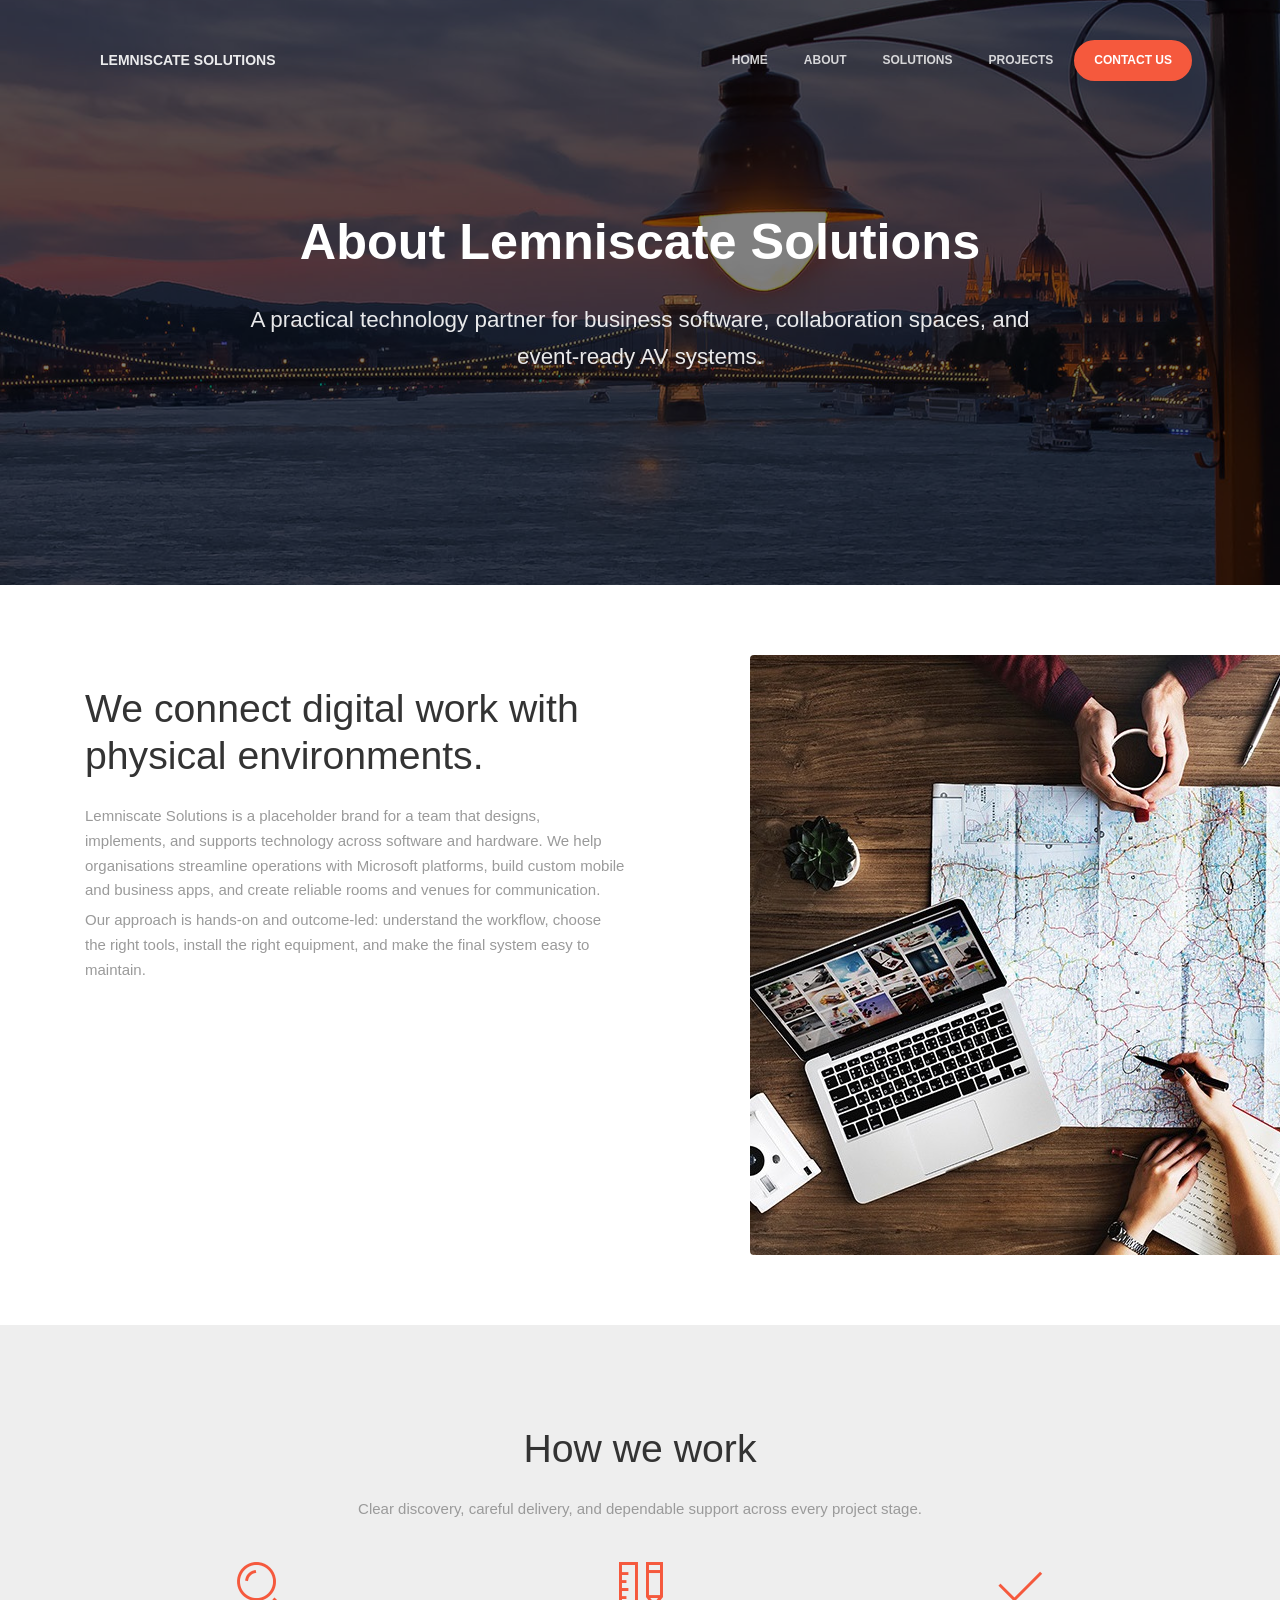
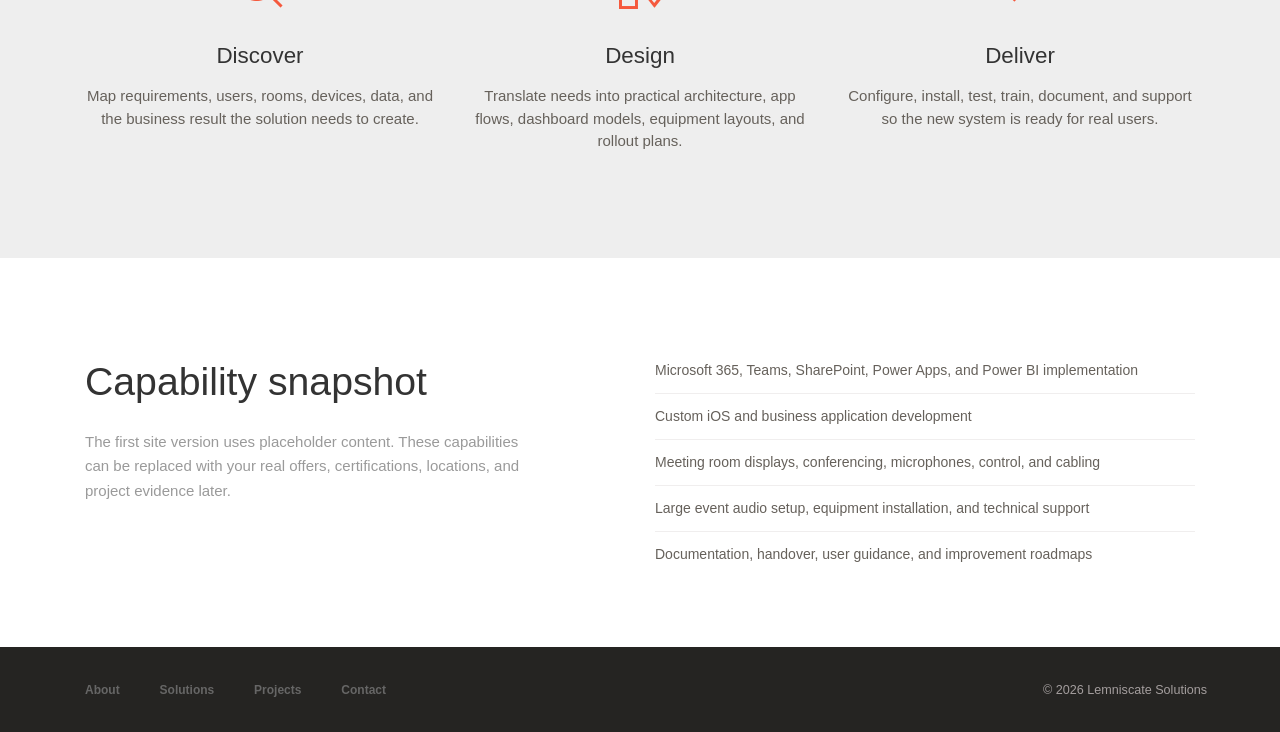
<file: about.html>
<!DOCTYPE html>
<html lang="en">
<head>
  <meta charset="utf-8" />
  <link rel="apple-touch-icon" sizes="76x76" href="./assets/img/apple-icon.png">
  <link rel="icon" type="image/png" href="./assets/img/favicon.png">
  <meta http-equiv="X-UA-Compatible" content="IE=edge,chrome=1" />
  <title>About | Lemniscate Solutions</title>
  <meta content="width=device-width, initial-scale=1.0, maximum-scale=1.0, user-scalable=0, shrink-to-fit=no" name="viewport" />
  <link href="./assets/css/bootstrap.min.css" rel="stylesheet" />
  <link href="./assets/css/paper-kit.css?v=2.3.1" rel="stylesheet" />
  <link href="./assets/css/company-site.css" rel="stylesheet" />
</head>
<body class="landing-page sidebar-collapse">
  <nav class="navbar navbar-expand-lg fixed-top nav-down navbar-transparent" color-on-scroll="250">
    <div class="container">
      <div class="navbar-translate">
        <a class="navbar-brand" href="./index.html">Lemniscate Solutions</a>
        <button class="navbar-toggler" type="button" data-toggle="collapse" data-target="#siteNavigation" aria-controls="siteNavigation" aria-expanded="false" aria-label="Toggle navigation">
          <span class="navbar-toggler-bar bar1"></span>
          <span class="navbar-toggler-bar bar2"></span>
          <span class="navbar-toggler-bar bar3"></span>
        </button>
      </div>
      <div class="collapse navbar-collapse" id="siteNavigation" data-color="orange">
        <ul class="navbar-nav ml-auto">
          <li class="nav-item"><a class="nav-link" href="./index.html">Home</a></li>
          <li class="nav-item active"><a class="nav-link" href="./about.html">About</a></li>
          <li class="nav-item"><a class="nav-link" href="./solutions.html">Solutions</a></li>
          <li class="nav-item"><a class="nav-link" href="./projects.html">Projects</a></li>
          <li class="nav-item"><a class="btn btn-round btn-danger" href="./contact.html">Contact Us</a></li>
        </ul>
      </div>
    </div>
  </nav>

  <div class="page-header page-header-small inner-page-header" style="background-image: url('./assets/img/sections/gerrit-vermeulen.jpg')">
    <div class="filter"></div>
    <div class="content-center">
      <div class="container text-center">
        <h1 class="title">About Lemniscate Solutions</h1>
        <h4 class="description">A practical technology partner for business software, collaboration spaces, and event-ready AV systems.</h4>
      </div>
    </div>
  </div>
  <div class="main">
    <div class="section">
      <div class="container">
        <div class="row">
          <div class="col-md-6">
            <h2 class="title">We connect digital work with physical environments.</h2>
            <p class="description">Lemniscate Solutions is a placeholder brand for a team that designs, implements, and supports technology across software and hardware. We help organisations streamline operations with Microsoft platforms, build custom mobile and business apps, and create reliable rooms and venues for communication.</p>
            <p class="description">Our approach is hands-on and outcome-led: understand the workflow, choose the right tools, install the right equipment, and make the final system easy to maintain.</p>
          </div>
          <div class="col-md-5 ml-auto">
            <img class="img img-raised rounded" src="./assets/img/sections/rawpixel-comm.jpg" alt="Team planning a technology solution">
          </div>
        </div>
      </div>
    </div>
    <div class="section section-gray">
      <div class="container">
        <div class="row text-center">
          <div class="col-md-8 ml-auto mr-auto">
            <h2 class="title">How we work</h2>
            <p class="description">Clear discovery, careful delivery, and dependable support across every project stage.</p>
          </div>
        </div>
        <div class="row">
          <div class="col-md-4"><div class="info"><div class="icon icon-danger"><i class="nc-icon nc-zoom-split"></i></div><h4 class="info-title">Discover</h4><p>Map requirements, users, rooms, devices, data, and the business result the solution needs to create.</p></div></div>
          <div class="col-md-4"><div class="info"><div class="icon icon-danger"><i class="nc-icon nc-ruler-pencil"></i></div><h4 class="info-title">Design</h4><p>Translate needs into practical architecture, app flows, dashboard models, equipment layouts, and rollout plans.</p></div></div>
          <div class="col-md-4"><div class="info"><div class="icon icon-danger"><i class="nc-icon nc-check-2"></i></div><h4 class="info-title">Deliver</h4><p>Configure, install, test, train, document, and support so the new system is ready for real users.</p></div></div>
        </div>
      </div>
    </div>
    <div class="section">
      <div class="container">
        <div class="row">
          <div class="col-md-5">
            <h2 class="title">Capability snapshot</h2>
            <p class="description">The first site version uses placeholder content. These capabilities can be replaced with your real offers, certifications, locations, and project evidence later.</p>
          </div>
          <div class="col-md-6 ml-auto">
            <ul class="capability-list">
              <li>Microsoft 365, Teams, SharePoint, Power Apps, and Power BI implementation</li>
              <li>Custom iOS and business application development</li>
              <li>Meeting room displays, conferencing, microphones, control, and cabling</li>
              <li>Large event audio setup, equipment installation, and technical support</li>
              <li>Documentation, handover, user guidance, and improvement roadmaps</li>
            </ul>
          </div>
        </div>
      </div>
    </div>
  </div>
  <footer class="footer footer-black">
    <div class="container">
      <div class="row">
        <nav class="footer-nav">
          <ul>
            <li><a href="./about.html">About</a></li>
            <li><a href="./solutions.html">Solutions</a></li>
            <li><a href="./projects.html">Projects</a></li>
            <li><a href="./contact.html">Contact</a></li>
          </ul>
        </nav>
        <div class="credits ml-auto">
          <span class="copyright">© <script>document.write(new Date().getFullYear())</script> Lemniscate Solutions</span>
        </div>
      </div>
    </div>
  </footer>

  <script src="./assets/js/core/jquery.min.js" type="text/javascript"></script>
  <script src="./assets/js/core/popper.min.js" type="text/javascript"></script>
  <script src="./assets/js/core/bootstrap.min.js" type="text/javascript"></script>
  <script src="./assets/js/paper-kit.min.js?v=2.3.1" type="text/javascript"></script>
</body>
</html>
<!--
=========================================================
* Paper Kit Pro - v2.3.1
=========================================================

* Product Page: https://www.creative-tim.com/product/paper-kit-2-pro
* Copyright 2020 Creative Tim (https://www.creative-tim.com)

Coded by www.creative-tim.com

 =========================================================

* The above copyright notice and this permission notice shall be included in all copies or substantial portions of the Software.
-->
</file>
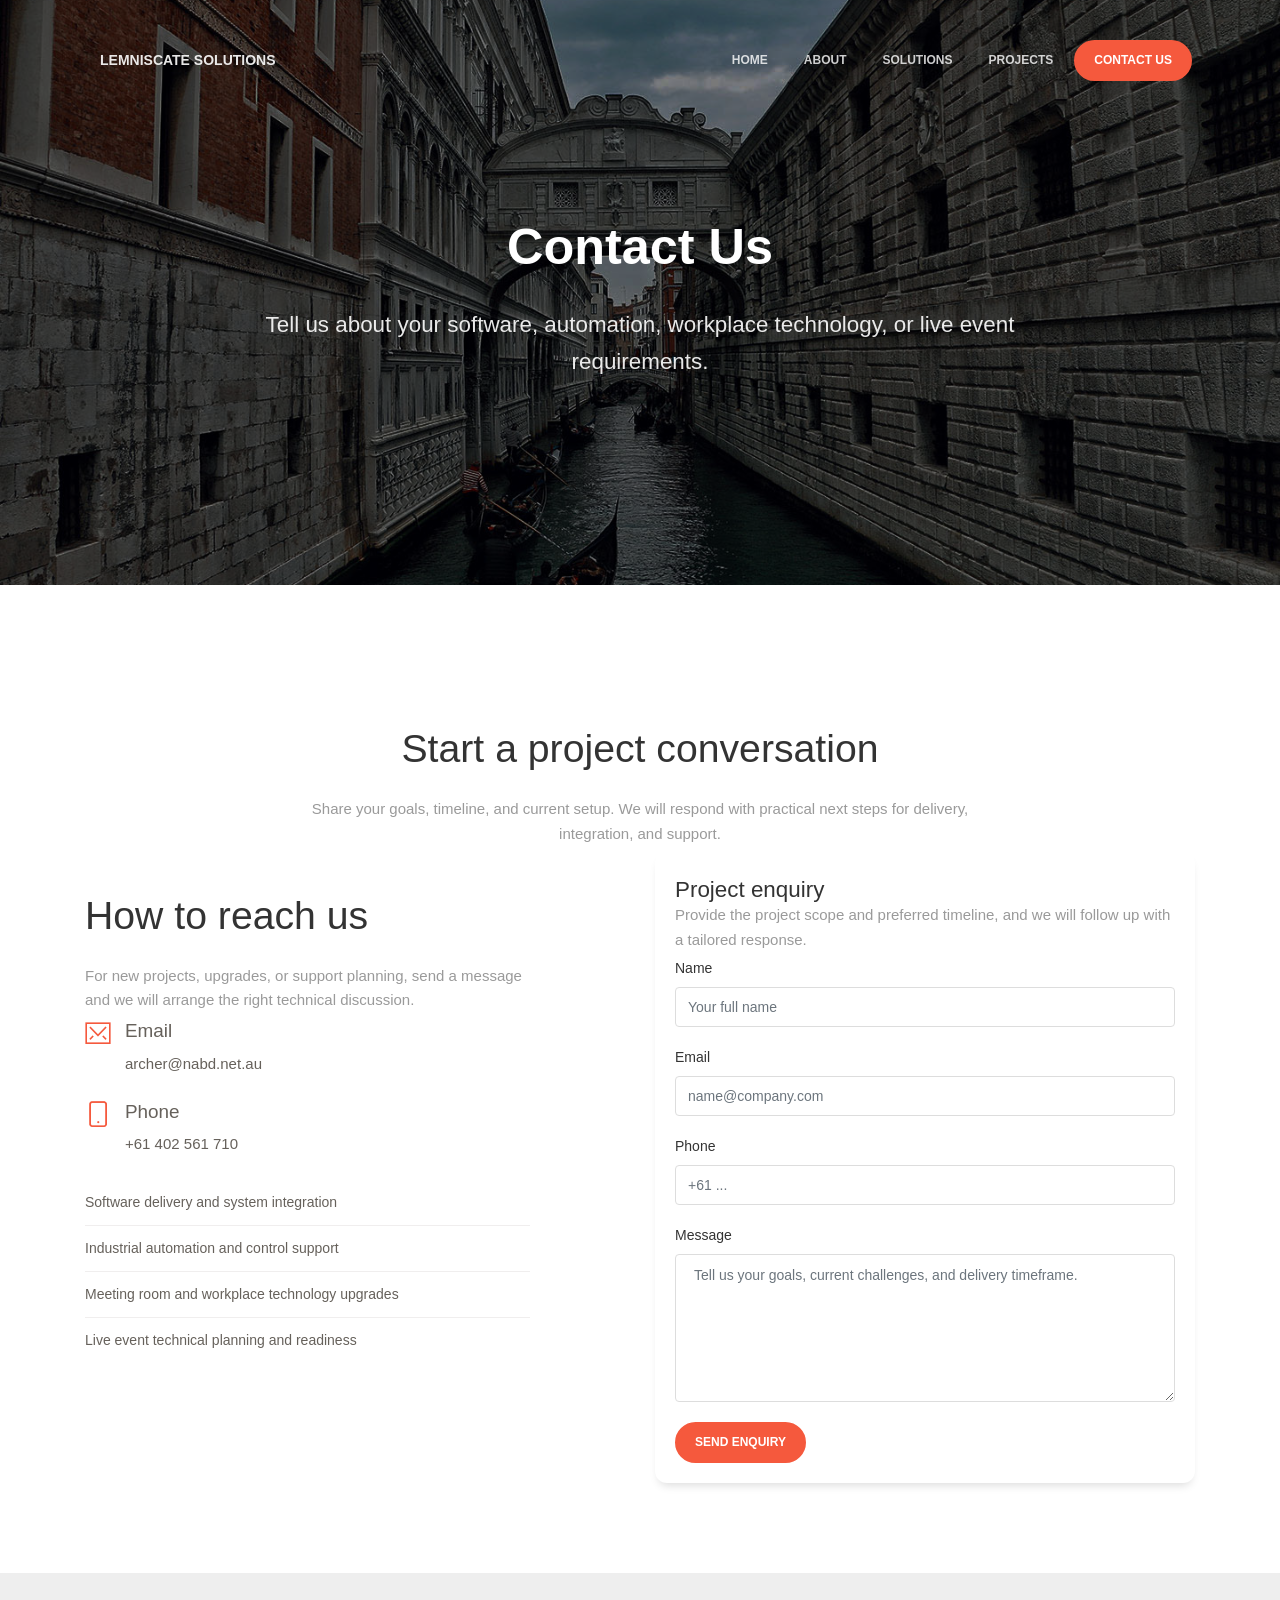
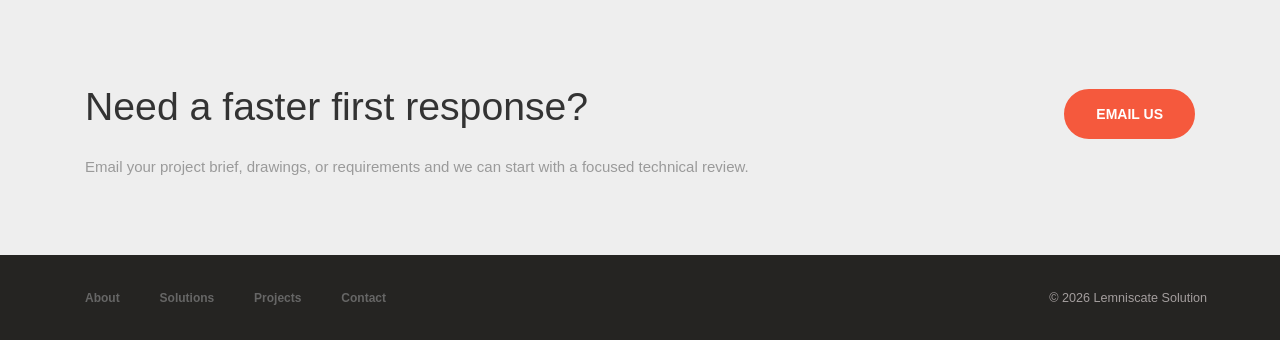
<file: contact.html>
<!DOCTYPE html>
<html lang="en">
<head>
  <meta charset="utf-8" />
  <link rel="apple-touch-icon" sizes="76x76" href="./assets/img/apple-icon.png" />
  <link rel="icon" type="image/png" href="./assets/img/favicon.png" />
  <meta http-equiv="X-UA-Compatible" content="IE=edge,chrome=1" />
  <title>Contact | Lemniscate Solution</title>
  <meta
    content="width=device-width, initial-scale=1.0, maximum-scale=1.0, user-scalable=0, shrink-to-fit=no"
    name="viewport"
  />
  <link href="./assets/css/bootstrap.min.css" rel="stylesheet" />
  <link href="./assets/css/paper-kit.css?v=2.3.1" rel="stylesheet" />
  <link href="./assets/css/company-site.css" rel="stylesheet" />
</head>
<body class="contact-page sidebar-collapse">
  <nav class="navbar navbar-expand-lg fixed-top nav-down navbar-transparent" color-on-scroll="250">
    <div class="container">
      <div class="navbar-translate">
        <a class="navbar-brand" href="./index.html">Lemniscate Solutions</a>
        <button
          class="navbar-toggler"
          type="button"
          data-toggle="collapse"
          data-target="#siteNavigation"
          aria-controls="siteNavigation"
          aria-expanded="false"
          aria-label="Toggle navigation"
        >
          <span class="navbar-toggler-bar bar1"></span>
          <span class="navbar-toggler-bar bar2"></span>
          <span class="navbar-toggler-bar bar3"></span>
        </button>
      </div>
      <div class="collapse navbar-collapse" id="siteNavigation" data-color="orange">
        <ul class="navbar-nav ml-auto">
          <li class="nav-item"><a class="nav-link" href="./index.html">Home</a></li>
          <li class="nav-item"><a class="nav-link" href="./about.html">About</a></li>
          <li class="nav-item"><a class="nav-link" href="./solutions.html">Solutions</a></li>
          <li class="nav-item"><a class="nav-link" href="./projects.html">Projects</a></li>
          <li class="nav-item active"><a class="btn btn-round btn-danger" href="./contact.html">Contact Us</a></li>
        </ul>
      </div>
    </div>
  </nav>

  <div
    class="page-header page-header-small inner-page-header"
    style="background-image: url('./assets/img/sections/soroush-karimi.jpg')"
  >
    <div class="filter"></div>
    <div class="content-center">
      <div class="container text-center">
        <h1 class="title">Contact Us</h1>
        <h4 class="description">Tell us about your software, automation, workplace technology, or live event requirements.</h4>
      </div>
    </div>
  </div>
  <div class="main">
    <div class="section section-white">
      <div class="container">
        <div class="row text-center">
          <div class="col-md-8 ml-auto mr-auto">
            <h2 class="title">Start a project conversation</h2>
            <p class="description">Share your goals, timeline, and current setup. We will respond with practical next steps for delivery, integration, and support.</p>
          </div>
        </div>
        <div class="row">
          <div class="col-md-5">
            <h2 class="title">How to reach us</h2>
            <p class="description">For new projects, upgrades, or support planning, send a message and we will arrange the right technical discussion.</p>
            <div class="contact-detail">
              <div class="icon icon-danger">
                <i class="nc-icon nc-email-85"></i>
              </div>
              <div>
                <h5>Email</h5>
                <p>archer@nabd.net.au</p>
              </div>
            </div>
            <div class="contact-detail">
              <div class="icon icon-danger">
                <i class="nc-icon nc-mobile"></i>
              </div>
              <div>
                <h5>Phone</h5>
                <p>+61 402 561 710</p>
              </div>
            </div>
            <!--div class="contact-detail">
              <div class="icon icon-danger">
                <i class="nc-icon nc-pin-3"></i>
              </div>
              <div>
                <h5>Location</h5>
                <p>Australia (on-site and remote delivery)</p>
              </div>
            </div-->
            <ul class="capability-list">
              <li>Software delivery and system integration</li>
              <li>Industrial automation and control support</li>
              <li>Meeting room and workplace technology upgrades</li>
              <li>Live event technical planning and readiness</li>
            </ul>
          </div>
          <div class="col-md-6 ml-auto">
            <div class="card card-contact no-transition">
              <div class="card-body">
                <h4 class="card-title">Project enquiry</h4>
                <p class="description">Provide the project scope and preferred timeline, and we will follow up with a tailored response.</p>
                <form class="contact" action="javascript:void(0)" method="post" id="contactForm">
                  <div class="form-group">
                    <label>Name</label>
                    <input id="contact-name" type="text" class="form-control" placeholder="Your full name" />
                  </div>
                  <div class="form-group">
                    <label>Email</label>
                    <input id="contact-email" type="email" class="form-control" placeholder="name@company.com" />
                  </div>
                  <div class="form-group">
                    <label>Phone</label>
                    <input id="contact-phone" type="tel" class="form-control" placeholder="+61 ..." />
                  </div>
                  <div class="form-group">
                    <label>Message</label>
                    <textarea id="contact-message" class="form-control" rows="6" placeholder="Tell us your goals, current challenges, and delivery timeframe."></textarea>
                  </div>
                  <button type="submit" class="btn btn-danger btn-round">Send Enquiry</button>
                </form>
              </div>
            </div>
          </div>
        </div>
      </div>
    </div>
    <div class="section section-gray">
      <div class="container">
        <div class="row align-items-center">
          <div class="col-md-8">
            <h2 class="title">Need a faster first response?</h2>
            <p class="description">Email your project brief, drawings, or requirements and we can start with a focused technical review.</p>
          </div>
          <div class="col-md-4 text-md-right">
            <a id="emailUsButton" class="btn btn-danger btn-round btn-lg" href="mailto:">Email Us</a>
          </div>
        </div>
      </div>
    </div>
  </div>
  <footer class="footer footer-black">
    <div class="container">
      <div class="row">
        <nav class="footer-nav">
          <ul>
            <li><a href="./about.html">About</a></li>
            <li><a href="./solutions.html">Solutions</a></li>
            <li><a href="./projects.html">Projects</a></li>
            <li><a href="./contact.html">Contact</a></li>
          </ul>
        </nav>
        <div class="credits ml-auto">
          <span class="copyright">© <script>document.write(new Date().getFullYear())</script> Lemniscate Solution</span>
        </div>
      </div>
    </div>
  </footer>

  <script src="./assets/js/core/jquery.min.js" type="text/javascript"></script>
  <script src="./assets/js/core/popper.min.js" type="text/javascript"></script>
  <script src="./assets/js/core/bootstrap.min.js" type="text/javascript"></script>
  <script src="./assets/js/paper-kit.min.js?v=2.3.1" type="text/javascript"></script>
  <script>
    (function () {
      function resolveContactEmail() {
        const emailRegex = /[A-Za-z0-9._%+-]+@[A-Za-z0-9.-]+\.[A-Za-z]{2,}/g;
        const textBlocks = Array.from(document.querySelectorAll('.contact-detail, .contact-detail p, .contact-detail h5, .contact-detail div')).map(function (node) {
          return node.textContent || '';
        });

        const pageEmails = textBlocks.join(' ').match(emailRegex) || [];
        const candidates = pageEmails.concat([
          'archer@nabd.net.au',
          'hello@lemniscatesolution.com'
        ]);

        return candidates.find(function (email) {
          return !!email && email.indexOf('@') > 0;
        }) || 'archer@nabd.net.au';
      }

      function openMailto(recipient, subject, body) {
        let href = 'mailto:' + recipient;
        if (subject || body) {
          href += '?';
          if (subject) href += 'subject=' + encodeURIComponent(subject);
          if (body) href += (subject ? '&' : '') + 'body=' + encodeURIComponent(body);
        }

        const mailLink = document.createElement('a');
        mailLink.href = href;
        mailLink.style.display = 'none';
        document.body.appendChild(mailLink);
        mailLink.click();
        document.body.removeChild(mailLink);
      }

      const form = document.getElementById('contactForm');
      if (form) {
        form.addEventListener('submit', function (event) {
          event.preventDefault();

          const recipient = resolveContactEmail();
          const name = document.getElementById('contact-name')?.value.trim() || 'Not provided';
          const email = document.getElementById('contact-email')?.value.trim() || 'Not provided';
          const phone = document.getElementById('contact-phone')?.value.trim() || 'Not provided';
          const message = document.getElementById('contact-message')?.value.trim() || 'No message provided';

          const body = [
            'Name: ' + name,
            'Email: ' + email,
            'Phone: ' + phone,
            '',
            'Message:',
            message
          ].join('\n');

          openMailto(recipient, 'Project Enquiry', body);
        });
      }

      const emailUsButton = document.getElementById('emailUsButton');
      if (emailUsButton) {
        const recipient = resolveContactEmail();
        emailUsButton.href = 'mailto:' + recipient;
        emailUsButton.addEventListener('click', function (event) {
          event.preventDefault();
          window.location.href = 'mailto:' + recipient;
        });
      }
    })();
  </script>
</body>
</html>
<!--
=========================================================
* Paper Kit Pro - v2.3.1
=========================================================

* Product Page: https://www.creative-tim.com/product/paper-kit-2-pro
* Copyright 2020 Creative Tim (https://www.creative-tim.com)

Coded by www.creative-tim.com

 =========================================================

* The above copyright notice and this permission notice shall be included in all copies or substantial portions of the Software.
-->
</file>
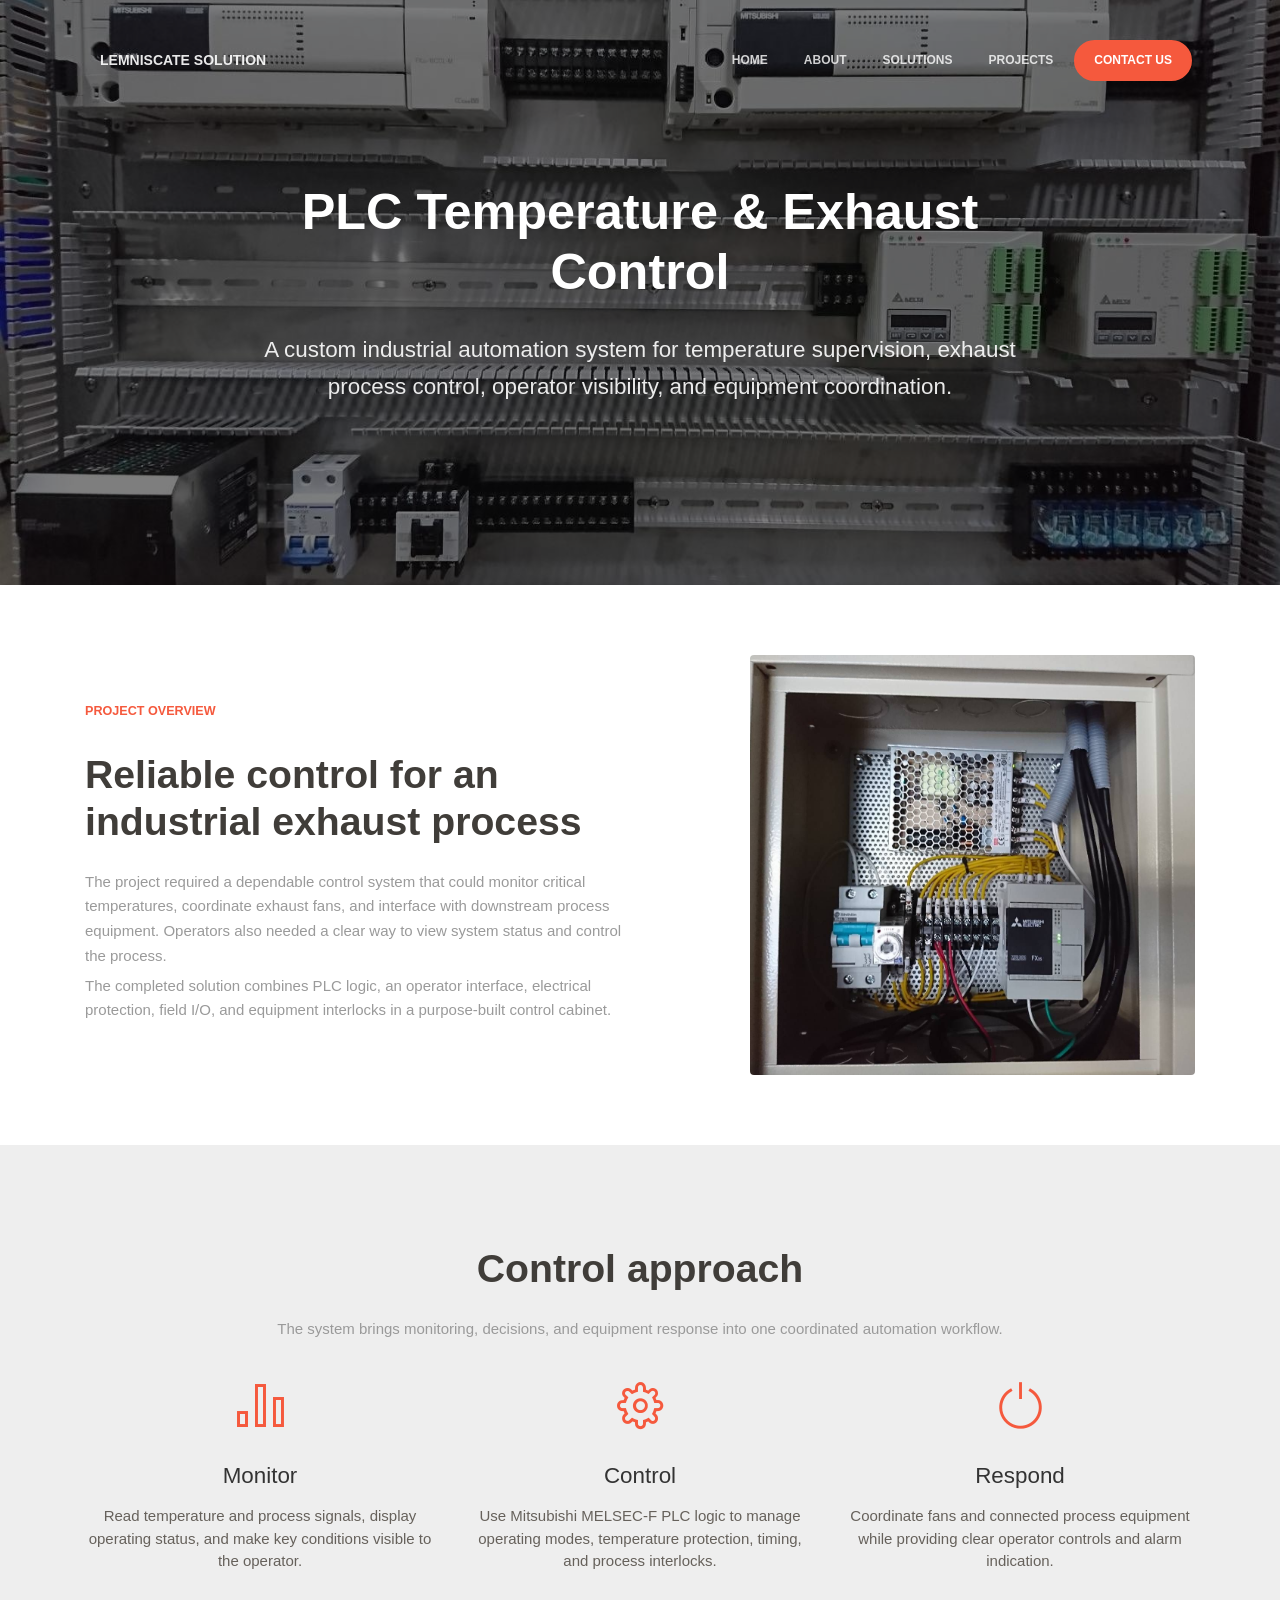
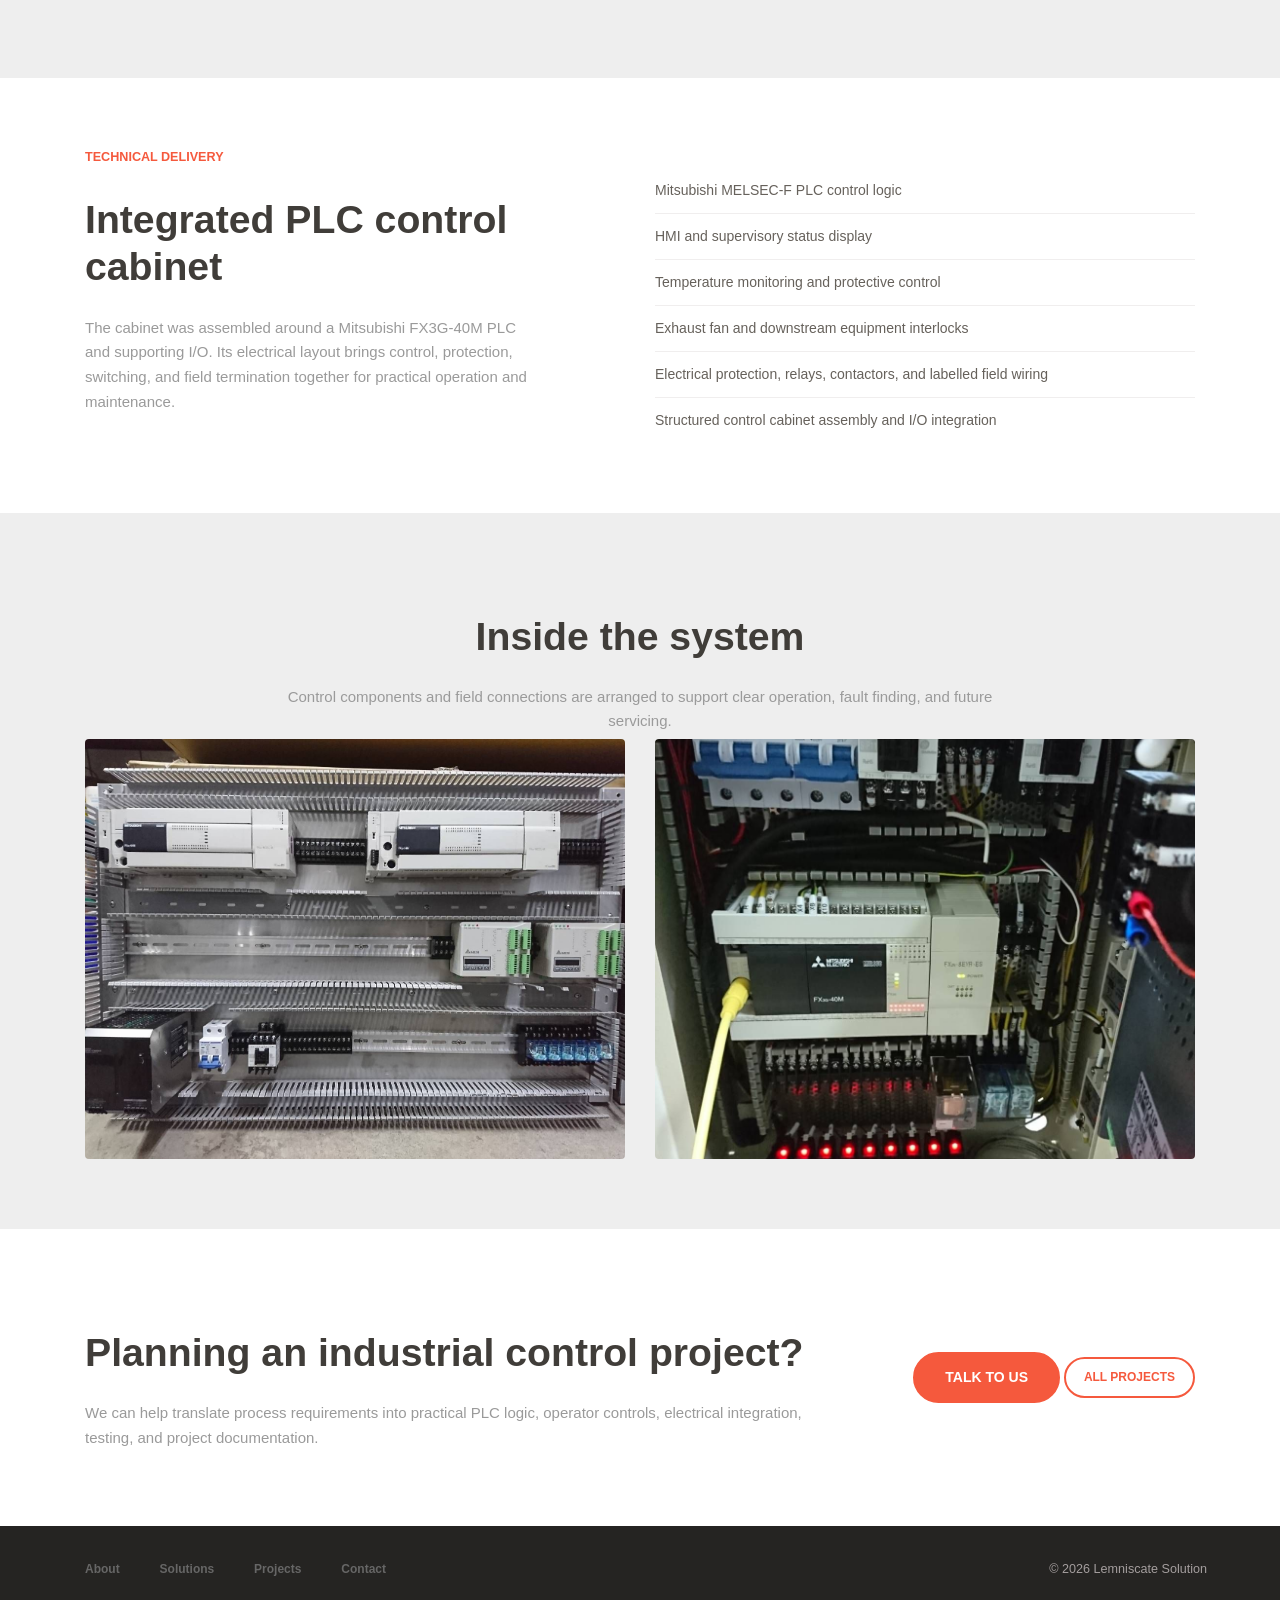
<file: industrial-temperature-exhaust-control.html>
<!DOCTYPE html>
<html lang="en">

<head>
  <meta charset="utf-8" />
  <link rel="apple-touch-icon" sizes="76x76" href="./assets/img/apple-icon.png">
  <link rel="icon" type="image/png" href="./assets/img/favicon.png">
  <meta http-equiv="X-UA-Compatible" content="IE=edge,chrome=1" />
  <title>PLC Temperature &amp; Exhaust Control | Lemniscate Solution</title>
  <meta content="width=device-width, initial-scale=1.0, maximum-scale=1.0, user-scalable=0, shrink-to-fit=no"
    name="viewport" />
  <meta name="description"
    content="A PLC-based industrial temperature monitoring and exhaust control project with HMI operation, equipment interlocks, and a custom electrical control cabinet." />
  <link href="./assets/css/bootstrap.min.css" rel="stylesheet" />
  <link href="./assets/css/paper-kit.css?v=2.3.1" rel="stylesheet" />
  <link href="./assets/css/company-site.css" rel="stylesheet" />
</head>

<body class="blog-post sidebar-collapse">
  <nav class="navbar navbar-expand-lg fixed-top nav-down navbar-transparent" color-on-scroll="250">
    <div class="container">
      <div class="navbar-translate">
        <a class="navbar-brand" href="./index.html">Lemniscate Solution</a>
        <button class="navbar-toggler" type="button" data-toggle="collapse" data-target="#siteNavigation"
          aria-controls="siteNavigation" aria-expanded="false" aria-label="Toggle navigation">
          <span class="navbar-toggler-bar bar1"></span>
          <span class="navbar-toggler-bar bar2"></span>
          <span class="navbar-toggler-bar bar3"></span>
        </button>
      </div>
      <div class="collapse navbar-collapse" id="siteNavigation" data-color="orange">
        <ul class="navbar-nav ml-auto">
          <li class="nav-item"><a class="nav-link" href="./index.html">Home</a></li>
          <li class="nav-item"><a class="nav-link" href="./about.html">About</a></li>
          <li class="nav-item"><a class="nav-link" href="./solutions.html">Solutions</a></li>
          <li class="nav-item active"><a class="nav-link" href="./projects.html">Projects</a></li>
          <li class="nav-item"><a class="btn btn-round btn-danger" href="./contact.html">Contact Us</a></li>
        </ul>
      </div>
    </div>
  </nav>

  <div class="page-header page-header-small inner-page-header"
    style="background-image: url('./assets/ProjectsAssets/plc-control-cabinet.jpg'); background-position: center;">
    <div class="filter"></div>
    <div class="content-center">
      <div class="container text-center">
        <h1 class="title">PLC Temperature &amp; Exhaust Control</h1>
        <h4 class="description">A custom industrial automation system for temperature supervision, exhaust process
          control, operator visibility, and equipment coordination.</h4>
      </div>
    </div>
  </div>

  <div class="main">
    <div class="section section-white">
      <div class="container">
        <div class="row align-items-center">
          <div class="col-md-6">
            <h6 class="card-category text-danger">Project Overview</h6>
            <h2 class="title">Reliable control for an industrial exhaust process</h2>
            <p class="description">The project required a dependable control system that could monitor critical
              temperatures, coordinate exhaust fans, and interface with downstream process equipment. Operators also
              needed a clear way to view system status and control the process.</p>
            <p class="description">The completed solution combines PLC logic, an operator interface, electrical
              protection, field I/O, and equipment interlocks in a purpose-built control cabinet.</p>
          </div>
          <div class="col-md-5 ml-auto">
            <img class="img img-raised rounded project-detail-image"
              src="./assets/ProjectsAssets/plc-temperature-panel.jpg"
              alt="Mitsubishi PLC and electrical components in a temperature control panel">
          </div>
        </div>
      </div>
    </div>

    <div class="section section-gray">
      <div class="container">
        <div class="row text-center">
          <div class="col-md-8 ml-auto mr-auto">
            <h2 class="title">Control approach</h2>
            <p class="description">The system brings monitoring, decisions, and equipment response into one coordinated
              automation workflow.</p>
          </div>
        </div>
        <div class="row">
          <div class="col-md-4">
            <div class="info">
              <div class="icon icon-danger"><i class="nc-icon nc-chart-bar-32"></i></div>
              <h4 class="info-title">Monitor</h4>
              <p>Read temperature and process signals, display operating status, and make key conditions visible to the
                operator.</p>
            </div>
          </div>
          <div class="col-md-4">
            <div class="info">
              <div class="icon icon-danger"><i class="nc-icon nc-settings-gear-65"></i></div>
              <h4 class="info-title">Control</h4>
              <p>Use Mitsubishi MELSEC-F PLC logic to manage operating modes, temperature protection, timing, and
                process interlocks.</p>
            </div>
          </div>
          <div class="col-md-4">
            <div class="info">
              <div class="icon icon-danger"><i class="nc-icon nc-button-power"></i></div>
              <h4 class="info-title">Respond</h4>
              <p>Coordinate fans and connected process equipment while providing clear operator controls and alarm
                indication.</p>
            </div>
          </div>
        </div>
      </div>
    </div>

    <div class="section section-white">
      <div class="container">
        <div class="row">
          <div class="col-md-5">
            <h6 class="card-category text-danger">Technical Delivery</h6>
            <h2 class="title">Integrated PLC control cabinet</h2>
            <p class="description">The cabinet was assembled around a Mitsubishi FX3G-40M PLC and supporting I/O. Its
              electrical layout brings control, protection, switching, and field termination together for practical
              operation and maintenance.</p>
          </div>
          <div class="col-md-6 ml-auto">
            <ul class="capability-list">
              <li>Mitsubishi MELSEC-F PLC control logic</li>
              <li>HMI and supervisory status display</li>
              <li>Temperature monitoring and protective control</li>
              <li>Exhaust fan and downstream equipment interlocks</li>
              <li>Electrical protection, relays, contactors, and labelled field wiring</li>
              <li>Structured control cabinet assembly and I/O integration</li>
            </ul>
          </div>
        </div>
      </div>
    </div>

    <div class="section section-gray">
      <div class="container">
        <div class="row text-center">
          <div class="col-md-8 ml-auto mr-auto">
            <h2 class="title">Inside the system</h2>
            <p class="description">Control components and field connections are arranged to support clear operation,
              fault finding, and future servicing.</p>
          </div>
        </div>
        <div class="row align-items-center">
          <div class="col-md-6">
            <img class="img img-raised rounded project-detail-image"
              src="./assets/ProjectsAssets/plc-control-cabinet.jpg"
              alt="Industrial automation control cabinet with PLC and control components">
          </div>
          <div class="col-md-6">
            <img class="img img-raised rounded project-detail-image"
              src="./assets/ProjectsAssets/plc-main-controller.jpg"
              alt="Main Mitsubishi PLC, switching devices, relays, and field terminals">
          </div>
        </div>
      </div>
    </div>

    <div class="section section-white">
      <div class="container">
        <div class="row align-items-center">
          <div class="col-md-8">
            <h2 class="title">Planning an industrial control project?</h2>
            <p class="description">We can help translate process requirements into practical PLC logic, operator
              controls, electrical integration, testing, and project documentation.</p>
          </div>
          <div class="col-md-4 text-md-right">
            <a class="btn btn-danger btn-round btn-lg" href="./contact.html">Talk to Us</a>
            <a class="btn btn-outline-danger btn-round" href="./projects.html">All Projects</a>
          </div>
        </div>
      </div>
    </div>
  </div>

  <footer class="footer footer-black">
    <div class="container">
      <div class="row">
        <nav class="footer-nav">
          <ul>
            <li><a href="./about.html">About</a></li>
            <li><a href="./solutions.html">Solutions</a></li>
            <li><a href="./projects.html">Projects</a></li>
            <li><a href="./contact.html">Contact</a></li>
          </ul>
        </nav>
        <div class="credits ml-auto">
          <span class="copyright">©
            <script>document.write(new Date().getFullYear())</script> Lemniscate Solution
          </span>
        </div>
      </div>
    </div>
  </footer>

  <script src="./assets/js/core/jquery.min.js" type="text/javascript"></script>
  <script src="./assets/js/core/popper.min.js" type="text/javascript"></script>
  <script src="./assets/js/core/bootstrap.min.js" type="text/javascript"></script>
  <script src="./assets/js/paper-kit.min.js?v=2.3.1" type="text/javascript"></script>
</body>

</html>
</file>
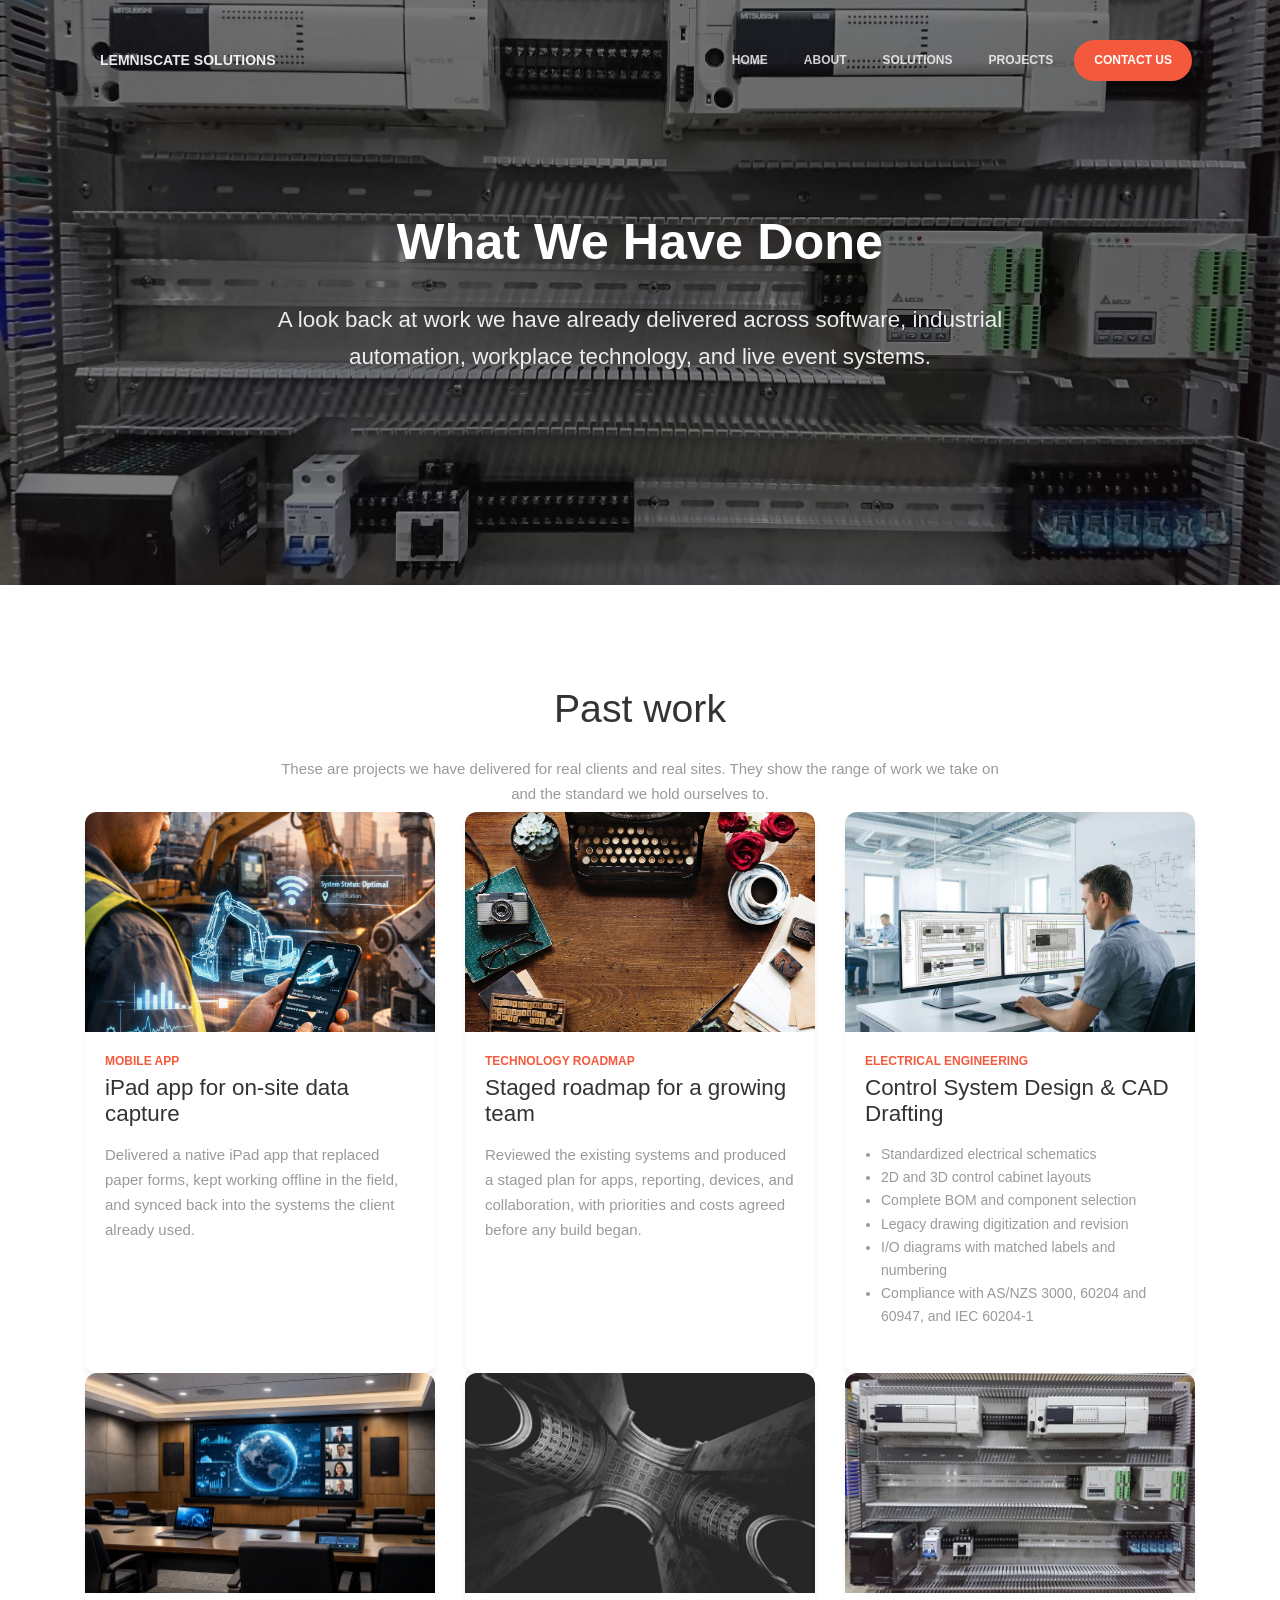
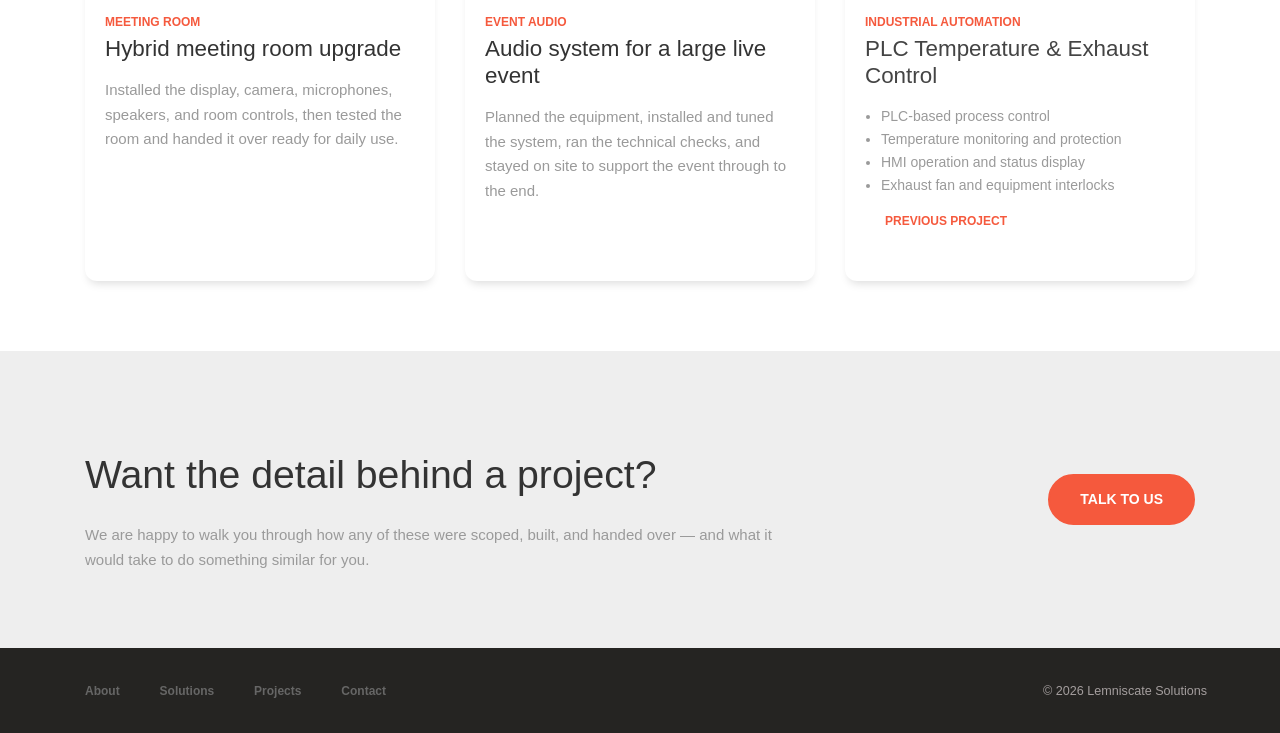
<file: projects.html>
<!DOCTYPE html>
<html lang="en">

<head>
  <meta charset="utf-8" />
  <link rel="apple-touch-icon" sizes="76x76" href="./assets/img/apple-icon.png">
  <link rel="icon" type="image/png" href="./assets/img/favicon.png">
  <meta http-equiv="X-UA-Compatible" content="IE=edge,chrome=1" />
  <title>Projects | Lemniscate Solutions</title>
  <meta content="width=device-width, initial-scale=1.0, maximum-scale=1.0, user-scalable=0, shrink-to-fit=no" name="viewport" />
  <link href="./assets/css/bootstrap.min.css" rel="stylesheet" />
  <link href="./assets/css/paper-kit.css?v=2.3.1" rel="stylesheet" />
  <link href="./assets/css/company-site.css" rel="stylesheet" />
</head>

<body class="blog-posts sidebar-collapse">
  <nav class="navbar navbar-expand-lg fixed-top nav-down navbar-transparent" color-on-scroll="250">
    <div class="container">
      <div class="navbar-translate">
        <a class="navbar-brand" href="./index.html">Lemniscate Solutions</a>
        <button class="navbar-toggler" type="button" data-toggle="collapse" data-target="#siteNavigation" aria-controls="siteNavigation" aria-expanded="false" aria-label="Toggle navigation">
          <span class="navbar-toggler-bar bar1"></span>
          <span class="navbar-toggler-bar bar2"></span>
          <span class="navbar-toggler-bar bar3"></span>
        </button>
      </div>
      <div class="collapse navbar-collapse" id="siteNavigation" data-color="orange">
        <ul class="navbar-nav ml-auto">
          <li class="nav-item"><a class="nav-link" href="./index.html">Home</a></li>
          <li class="nav-item"><a class="nav-link" href="./about.html">About</a></li>
          <li class="nav-item"><a class="nav-link" href="./solutions.html">Solutions</a></li>
          <li class="nav-item active"><a class="nav-link" href="./projects.html">Projects</a></li>
          <li class="nav-item"><a class="btn btn-round btn-danger" href="./contact.html">Contact Us</a></li>
        </ul>
      </div>
    </div>
  </nav>

  <div class="page-header page-header-small inner-page-header"
    style="background-image: url('./assets/ProjectsAssets/plc-control-cabinet.jpg'); background-position: center;">
    <div class="filter"></div>
    <div class="content-center">
      <div class="container text-center">
        <h1 class="title">What We Have Done</h1>
        <h4 class="description">A look back at work we have already delivered across software, industrial automation,
          workplace technology, and live event systems.</h4>
      </div>
    </div>
  </div>
  <div class="main">
    <div class="section section-white">
      <div class="container">
        <div class="row text-center">
          <div class="col-md-8 ml-auto mr-auto">
            <h2 class="title">Past work</h2>
            <p class="description">These are projects we have delivered for real clients and real sites. They show the
              range of work we take on and the standard we hold ourselves to.</p>
          </div>
        </div>
        <div class="row">
          <div class="col-md-4">
            <div class="card project-card">
              <div class="card-image">
                <img class="img" src="./assets/ProjectsAssets/IOS.png" alt="iOS application project">
              </div>
              <div class="card-body">
                <h6 class="card-category text-danger">Mobile App</h6>
                <h4 class="card-title">iPad app for on-site data capture</h4>
                <p class="card-description">Delivered a native iPad app that replaced paper forms, kept working offline
                  in the field, and synced back into the systems the client already used.</p>
              </div>
            </div>
          </div>
          <div class="col-md-4">
            <div class="card project-card">
              <div class="card-image">
                <img class="img" src="./assets/img/sections/rawpixel-com.jpg" alt="Integrated technology roadmap">
              </div>
              <div class="card-body">
                <h6 class="card-category text-danger">Technology Roadmap</h6>
                <h4 class="card-title">Staged roadmap for a growing team</h4>
                <p class="card-description">Reviewed the existing systems and produced a staged plan for apps,
                  reporting, devices, and collaboration, with priorities and costs agreed before any build began.</p>
              </div>
            </div>
          </div>
          <div class="col-md-4">
            <div class="card project-card">
              <div class="card-image">
                <img class="img" src="./assets/ProjectsAssets/CAD.jpg" alt="Electrical control system CAD drawing">
              </div>
              <div class="card-body">
                <h6 class="card-category text-danger">Electrical Engineering</h6>
                <h4 class="card-title">Control System Design &amp; CAD Drafting</h4>
                <ul class="card-description pl-3">
                  <li>Standardized electrical schematics</li>
                  <li>2D and 3D control cabinet layouts</li>
                  <li>Complete BOM and component selection</li>
                  <li>Legacy drawing digitization and revision</li>
                  <li>I/O diagrams with matched labels and numbering</li>
                  <li>Compliance with AS/NZS 3000, 60204 and 60947, and IEC 60204-1</li>
                </ul>
              </div>
            </div>
          </div>
          <div class="col-md-4">
            <div class="card project-card">
              <div class="card-image">
                <img class="img" src="./assets/ProjectsAssets/MeetingRoom.png" alt="Meeting room installation">
              </div>
              <div class="card-body">
                <h6 class="card-category text-danger">Meeting Room</h6>
                <h4 class="card-title">Hybrid meeting room upgrade</h4>
                <p class="card-description">Installed the display, camera, microphones, speakers, and room controls,
                  then tested the room and handed it over ready for daily use.</p>
              </div>
            </div>
          </div>
          <div class="col-md-4">
            <div class="card project-card">
              <div class="card-image">
                <img class="img" src="./assets/img/sections/noah-rosenfield.jpg" alt="Event audio installation">
              </div>
              <div class="card-body">
                <h6 class="card-category text-danger">Event Audio</h6>
                <h4 class="card-title">Audio system for a large live event</h4>
                <p class="card-description">Planned the equipment, installed and tuned the system, ran the technical
                  checks, and stayed on site to support the event through to the end.</p>
              </div>
            </div>
          </div>
          <div class="col-md-4">
            <div class="card project-card">
              <div class="card-image">
                <a href="./previous-projects/industrial-temperature-exhaust-control.html">
                  <img class="img" src="./assets/ProjectsAssets/plc-control-cabinet.jpg"
                    alt="PLC industrial control cabinet">
                </a>
              </div>
              <div class="card-body">
                <h6 class="card-category text-danger">Industrial Automation</h6>
                <h4 class="card-title"><a href="./previous-projects/industrial-temperature-exhaust-control.html">PLC
                    Temperature &amp; Exhaust Control</a></h4>
                <ul class="card-description pl-3">
                  <li>PLC-based process control</li>
                  <li>Temperature monitoring and protection</li>
                  <li>HMI operation and status display</li>
                  <li>Exhaust fan and equipment interlocks</li>
                </ul>
                <a class="btn btn-link btn-danger"
                  href="./previous-projects/industrial-temperature-exhaust-control.html">Previous project</a>
              </div>
            </div>
          </div>
        </div>
      </div>
    </div>
    <div class="section section-gray">
      <div class="container">
        <div class="row align-items-center">
          <div class="col-md-8">
            <h2 class="title">Want the detail behind a project?</h2>
            <p class="description">We are happy to walk you through how any of these were scoped, built, and handed
              over — and what it would take to do something similar for you.</p>
          </div>
          <div class="col-md-4 text-md-right">
            <a class="btn btn-danger btn-round btn-lg" href="./contact.html">Talk to Us</a>
          </div>
        </div>
      </div>
    </div>
  </div>
  <footer class="footer footer-black">
    <div class="container">
      <div class="row">
        <nav class="footer-nav">
          <ul>
            <li><a href="./about.html">About</a></li>
            <li><a href="./solutions.html">Solutions</a></li>
            <li><a href="./projects.html">Projects</a></li>
            <li><a href="./contact.html">Contact</a></li>
          </ul>
        </nav>
        <div class="credits ml-auto">
          <span class="copyright">© <script>document.write(new Date().getFullYear())</script> Lemniscate Solutions</span>
        </div>
      </div>
    </div>
  </footer>

  <script src="./assets/js/core/jquery.min.js" type="text/javascript"></script>
  <script src="./assets/js/core/popper.min.js" type="text/javascript"></script>
  <script src="./assets/js/core/bootstrap.min.js" type="text/javascript"></script>
  <script src="./assets/js/paper-kit.min.js?v=2.3.1" type="text/javascript"></script>
</body>

</html>
<!--
=========================================================
* Paper Kit Pro - v2.3.1
=========================================================

* Product Page: https://www.creative-tim.com/product/paper-kit-2-pro
* Copyright 2020 Creative Tim (https://www.creative-tim.com)

Coded by www.creative-tim.com

 =========================================================

* The above copyright notice and this permission notice shall be included in all copies or substantial portions of the Software.
-->
</file>
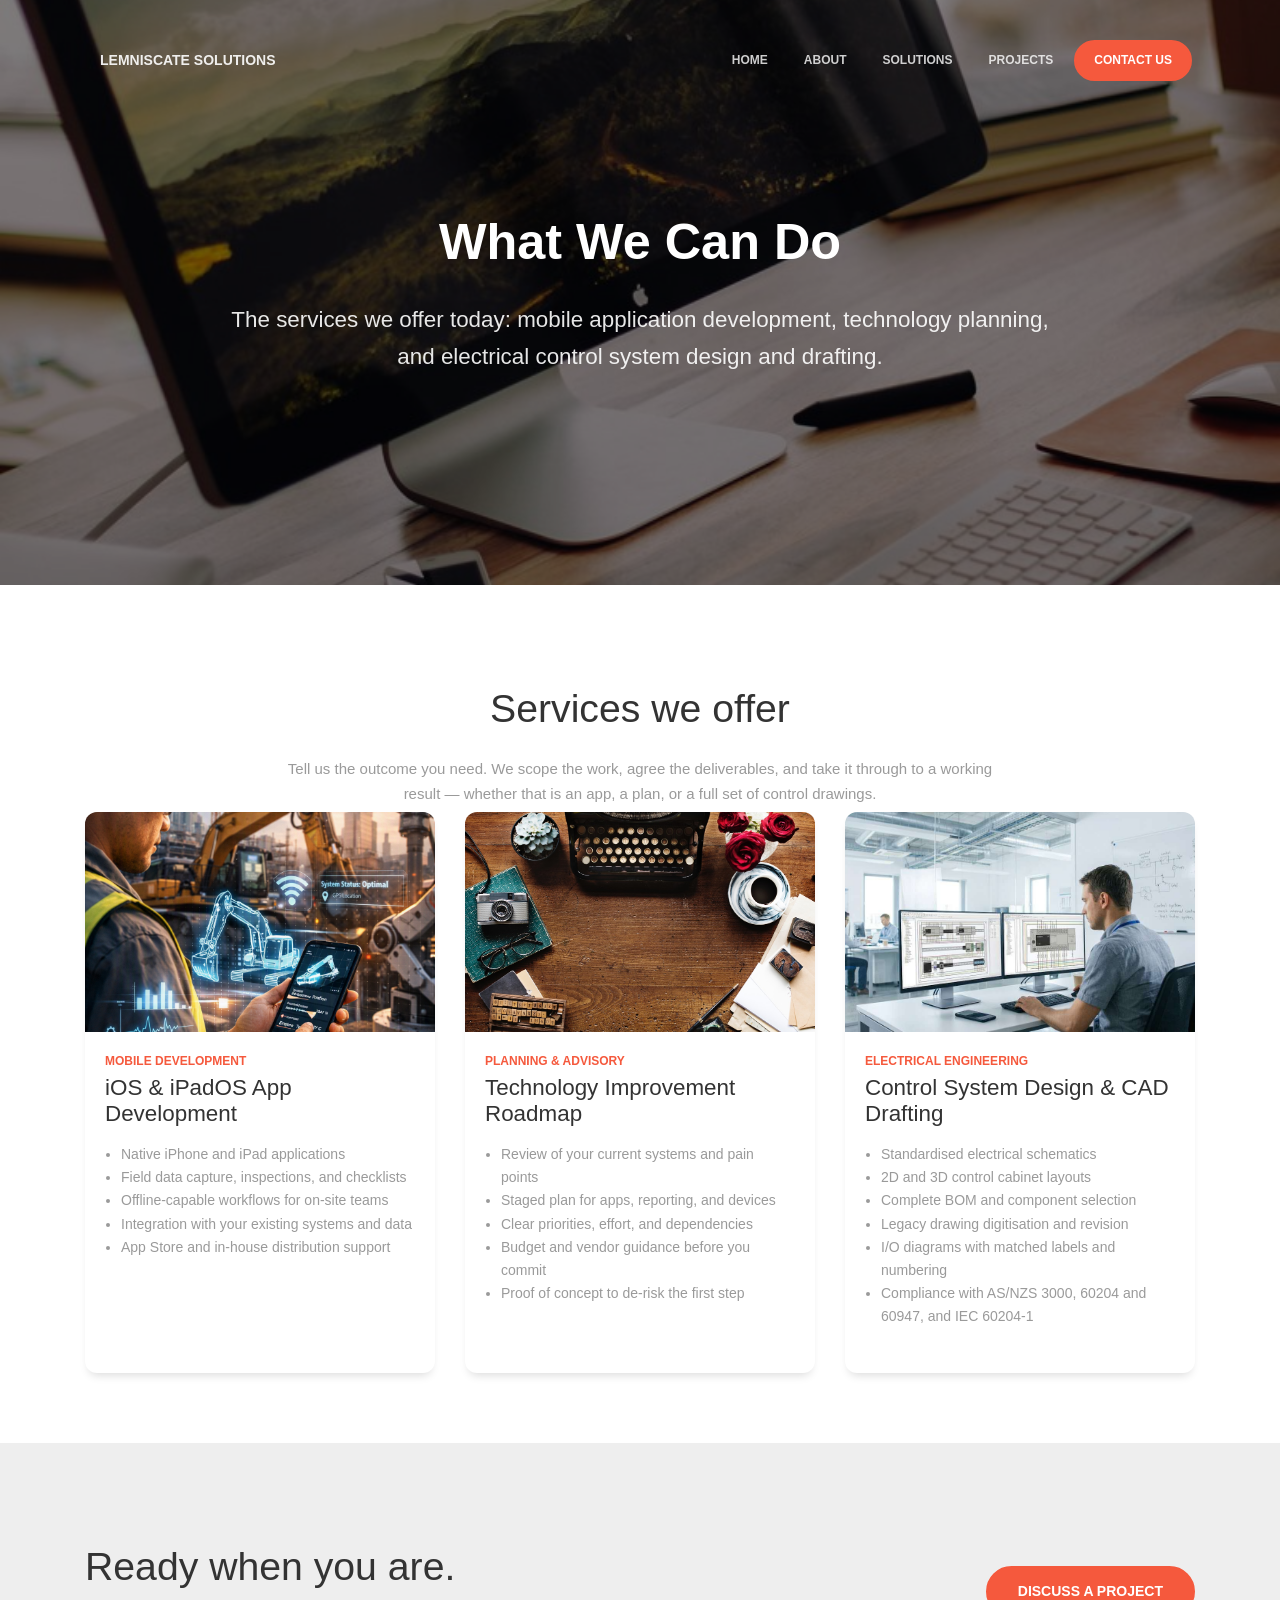
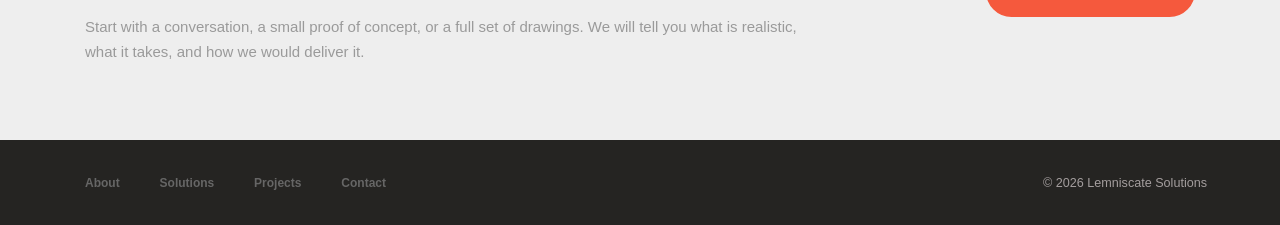
<file: solutions.html>
<!DOCTYPE html>
<html lang="en">
<head>
  <meta charset="utf-8" />
  <link rel="apple-touch-icon" sizes="76x76" href="./assets/img/apple-icon.png">
  <link rel="icon" type="image/png" href="./assets/img/favicon.png">
  <meta http-equiv="X-UA-Compatible" content="IE=edge,chrome=1" />
  <title>Solutions | Lemniscate Solutions</title>
  <meta content="width=device-width, initial-scale=1.0, maximum-scale=1.0, user-scalable=0, shrink-to-fit=no" name="viewport" />
  <link href="./assets/css/bootstrap.min.css" rel="stylesheet" />
  <link href="./assets/css/paper-kit.css?v=2.3.1" rel="stylesheet" />
  <link href="./assets/css/company-site.css" rel="stylesheet" />
</head>
<body class="blog-posts sidebar-collapse">
  <nav class="navbar navbar-expand-lg fixed-top nav-down navbar-transparent" color-on-scroll="250">
    <div class="container">
      <div class="navbar-translate">
        <a class="navbar-brand" href="./index.html">Lemniscate Solutions</a>
        <button class="navbar-toggler" type="button" data-toggle="collapse" data-target="#siteNavigation" aria-controls="siteNavigation" aria-expanded="false" aria-label="Toggle navigation">
          <span class="navbar-toggler-bar bar1"></span>
          <span class="navbar-toggler-bar bar2"></span>
          <span class="navbar-toggler-bar bar3"></span>
        </button>
      </div>
      <div class="collapse navbar-collapse" id="siteNavigation" data-color="orange">
        <ul class="navbar-nav ml-auto">
          <li class="nav-item"><a class="nav-link" href="./index.html">Home</a></li>
          <li class="nav-item"><a class="nav-link" href="./about.html">About</a></li>
          <li class="nav-item active"><a class="nav-link" href="./solutions.html">Solutions</a></li>
          <li class="nav-item"><a class="nav-link" href="./projects.html">Projects</a></li>
          <li class="nav-item"><a class="btn btn-round btn-danger" href="./contact.html">Contact Us</a></li>
        </ul>
      </div>
    </div>
  </nav>

  <div class="page-header page-header-small inner-page-header"
    style="background-image: url('./assets/img/sections/luke-chesser.jpg'); background-position: center;">
    <div class="filter"></div>
    <div class="content-center">
      <div class="container text-center">
        <h1 class="title">What We Can Do</h1>
        <h4 class="description">The services we offer today: mobile application development, technology planning, and
          electrical control system design and drafting.</h4>
      </div>
    </div>
  </div>
  <div class="main">
    <div class="section section-white">
      <div class="container">
        <div class="row text-center">
          <div class="col-md-8 ml-auto mr-auto">
            <h2 class="title">Services we offer</h2>
            <p class="description">Tell us the outcome you need. We scope the work, agree the deliverables, and take it
              through to a working result — whether that is an app, a plan, or a full set of control drawings.</p>
          </div>
        </div>
        <div class="row">
          <div class="col-md-4">
            <div class="card project-card">
              <div class="card-image">
                <img class="img" src="./assets/ProjectsAssets/IOS.png" alt="iOS and iPadOS application development">
              </div>
              <div class="card-body">
                <h6 class="card-category text-danger">Mobile Development</h6>
                <h4 class="card-title">iOS &amp; iPadOS App Development</h4>
                <ul class="card-description pl-3">
                  <li>Native iPhone and iPad applications</li>
                  <li>Field data capture, inspections, and checklists</li>
                  <li>Offline-capable workflows for on-site teams</li>
                  <li>Integration with your existing systems and data</li>
                  <li>App Store and in-house distribution support</li>
                </ul>
              </div>
            </div>
          </div>
          <div class="col-md-4">
            <div class="card project-card">
              <div class="card-image">
                <img class="img" src="./assets/img/sections/rawpixel-com.jpg" alt="Technology planning and roadmap">
              </div>
              <div class="card-body">
                <h6 class="card-category text-danger">Planning &amp; Advisory</h6>
                <h4 class="card-title">Technology Improvement Roadmap</h4>
                <ul class="card-description pl-3">
                  <li>Review of your current systems and pain points</li>
                  <li>Staged plan for apps, reporting, and devices</li>
                  <li>Clear priorities, effort, and dependencies</li>
                  <li>Budget and vendor guidance before you commit</li>
                  <li>Proof of concept to de-risk the first step</li>
                </ul>
              </div>
            </div>
          </div>
          <div class="col-md-4">
            <div class="card project-card">
              <div class="card-image">
                <img class="img" src="./assets/ProjectsAssets/CAD.jpg" alt="Electrical control system CAD drawing">
              </div>
              <div class="card-body">
                <h6 class="card-category text-danger">Electrical Engineering</h6>
                <h4 class="card-title">Control System Design &amp; CAD Drafting</h4>
                <ul class="card-description pl-3">
                  <li>Standardised electrical schematics</li>
                  <li>2D and 3D control cabinet layouts</li>
                  <li>Complete BOM and component selection</li>
                  <li>Legacy drawing digitisation and revision</li>
                  <li>I/O diagrams with matched labels and numbering</li>
                  <li>Compliance with AS/NZS 3000, 60204 and 60947, and IEC 60204-1</li>
                </ul>
              </div>
            </div>
          </div>
        </div>
      </div>
    </div>
    <div class="section section-gray">
      <div class="container">
        <div class="row align-items-center">
          <div class="col-md-8">
            <h2 class="title">Ready when you are.</h2>
            <p class="description">Start with a conversation, a small proof of concept, or a full set of drawings. We
              will tell you what is realistic, what it takes, and how we would deliver it.</p>
          </div>
          <div class="col-md-4 text-md-right">
            <a class="btn btn-danger btn-round btn-lg" href="./contact.html">Discuss a Project</a>
          </div>
        </div>
      </div>
    </div>
  </div>
  <footer class="footer footer-black">
    <div class="container">
      <div class="row">
        <nav class="footer-nav">
          <ul>
            <li><a href="./about.html">About</a></li>
            <li><a href="./solutions.html">Solutions</a></li>
            <li><a href="./projects.html">Projects</a></li>
            <li><a href="./contact.html">Contact</a></li>
          </ul>
        </nav>
        <div class="credits ml-auto">
          <span class="copyright">© <script>document.write(new Date().getFullYear())</script> Lemniscate Solutions</span>
        </div>
      </div>
    </div>
  </footer>

  <script src="./assets/js/core/jquery.min.js" type="text/javascript"></script><script src="./assets/js/core/popper.min.js" type="text/javascript"></script><script src="./assets/js/core/bootstrap.min.js" type="text/javascript"></script><script src="./assets/js/paper-kit.min.js?v=2.3.1" type="text/javascript"></script>
</body>
</html>
<!--
=========================================================
* Paper Kit Pro - v2.3.1
=========================================================

* Product Page: https://www.creative-tim.com/product/paper-kit-2-pro
* Copyright 2020 Creative Tim (https://www.creative-tim.com)

Coded by www.creative-tim.com

 =========================================================

* The above copyright notice and this permission notice shall be included in all copies or substantial portions of the Software.
-->
</file>
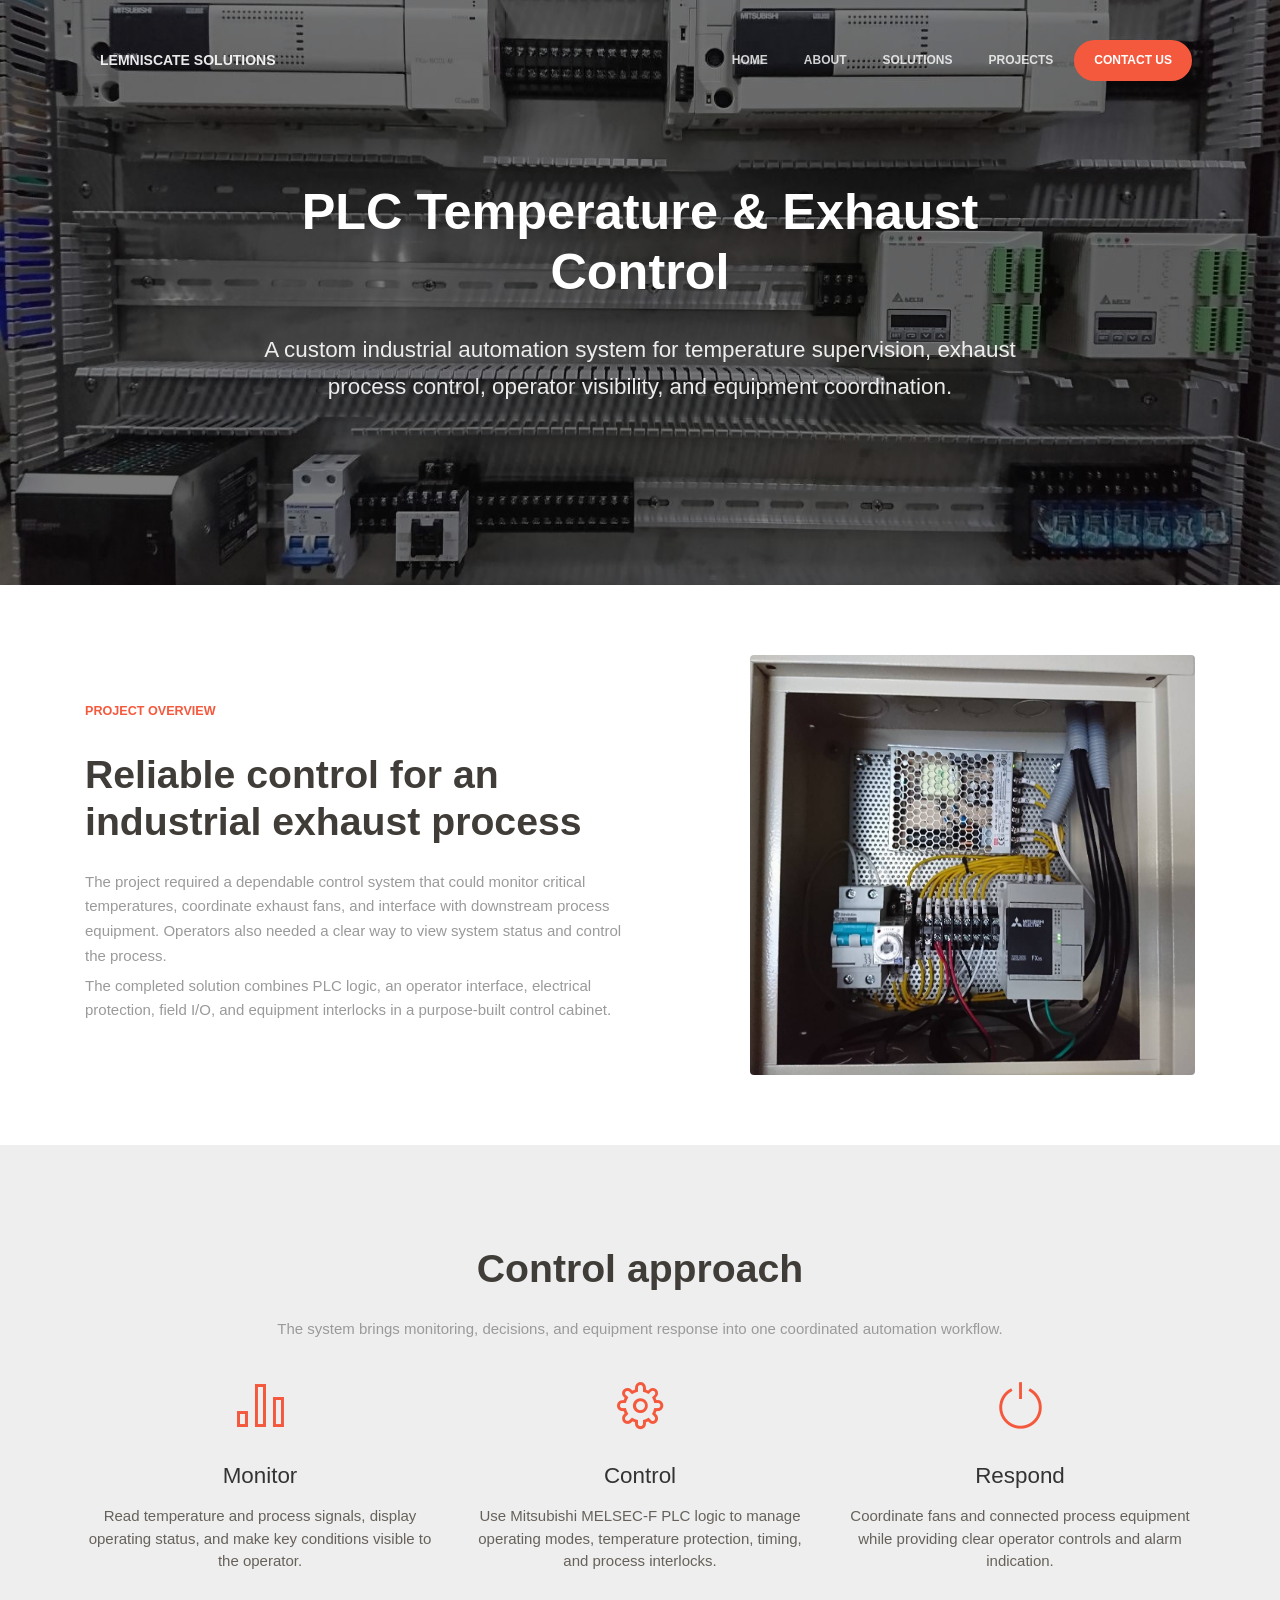
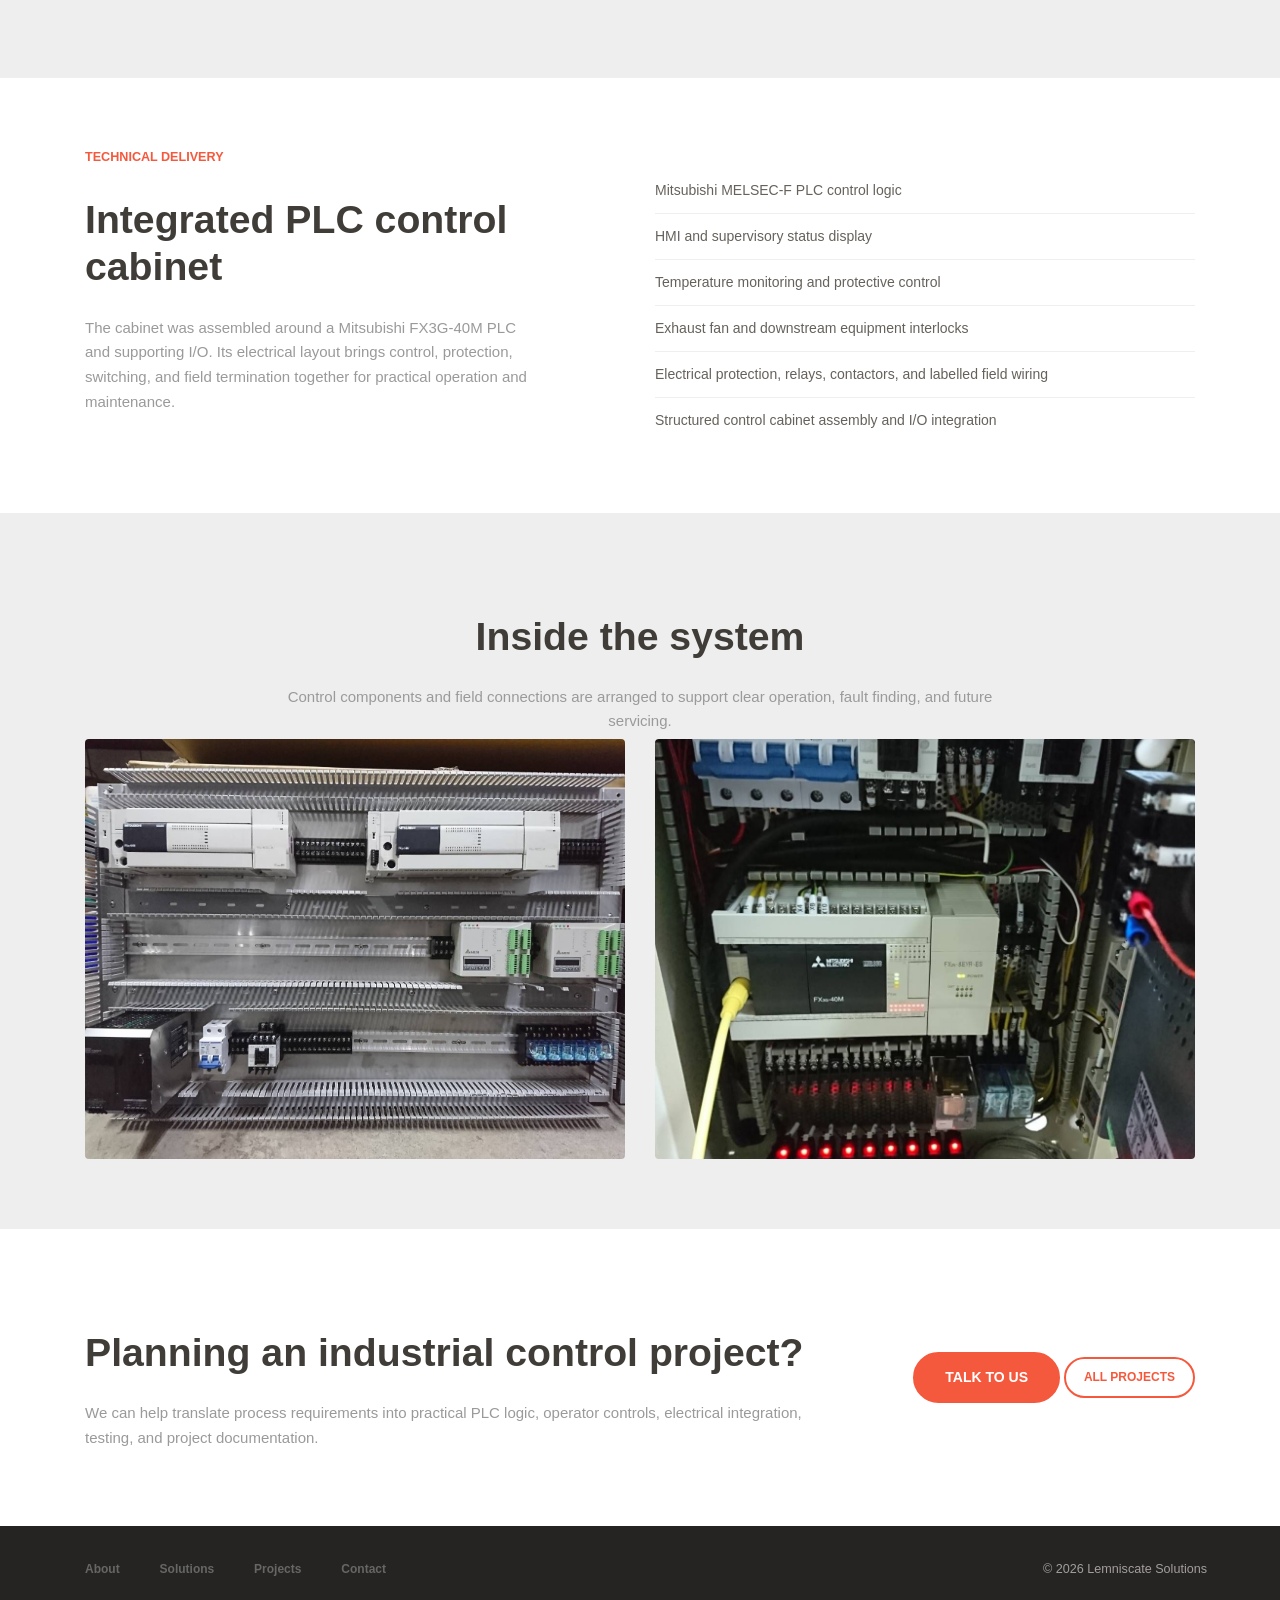
<file: previous-projects/industrial-temperature-exhaust-control.html>
<!DOCTYPE html>
<html lang="en">

<head>
  <meta charset="utf-8" />
  <link rel="apple-touch-icon" sizes="76x76" href="../assets/img/apple-icon.png">
  <link rel="icon" type="image/png" href="../assets/img/favicon.png">
  <meta http-equiv="X-UA-Compatible" content="IE=edge,chrome=1" />
  <title>PLC Temperature &amp; Exhaust Control | Lemniscate Solutions</title>
  <meta content="width=device-width, initial-scale=1.0, maximum-scale=1.0, user-scalable=0, shrink-to-fit=no"
    name="viewport" />
  <meta name="description"
    content="A PLC-based industrial temperature monitoring and exhaust control project with HMI operation, equipment interlocks, and a custom electrical control cabinet." />
  <link href="../assets/css/bootstrap.min.css" rel="stylesheet" />
  <link href="../assets/css/paper-kit.css?v=2.3.1" rel="stylesheet" />
  <link href="../assets/css/company-site.css" rel="stylesheet" />
</head>

<body class="blog-post sidebar-collapse">
  <nav class="navbar navbar-expand-lg fixed-top nav-down navbar-transparent" color-on-scroll="250">
    <div class="container">
      <div class="navbar-translate">
        <a class="navbar-brand" href="../index.html">Lemniscate Solutions</a>
        <button class="navbar-toggler" type="button" data-toggle="collapse" data-target="#siteNavigation"
          aria-controls="siteNavigation" aria-expanded="false" aria-label="Toggle navigation">
          <span class="navbar-toggler-bar bar1"></span>
          <span class="navbar-toggler-bar bar2"></span>
          <span class="navbar-toggler-bar bar3"></span>
        </button>
      </div>
      <div class="collapse navbar-collapse" id="siteNavigation" data-color="orange">
        <ul class="navbar-nav ml-auto">
          <li class="nav-item"><a class="nav-link" href="../index.html">Home</a></li>
          <li class="nav-item"><a class="nav-link" href="../about.html">About</a></li>
          <li class="nav-item"><a class="nav-link" href="../solutions.html">Solutions</a></li>
          <li class="nav-item active"><a class="nav-link" href="../projects.html">Projects</a></li>
          <li class="nav-item"><a class="btn btn-round btn-danger" href="../contact.html">Contact Us</a></li>
        </ul>
      </div>
    </div>
  </nav>

  <div class="page-header page-header-small inner-page-header"
    style="background-image: url('../assets/ProjectsAssets/plc-control-cabinet.jpg'); background-position: center;">
    <div class="filter"></div>
    <div class="content-center">
      <div class="container text-center">
        <h1 class="title">PLC Temperature &amp; Exhaust Control</h1>
        <h4 class="description">A custom industrial automation system for temperature supervision, exhaust process
          control, operator visibility, and equipment coordination.</h4>
      </div>
    </div>
  </div>

  <div class="main">
    <div class="section section-white">
      <div class="container">
        <div class="row align-items-center">
          <div class="col-md-6">
            <h6 class="card-category text-danger">Project Overview</h6>
            <h2 class="title">Reliable control for an industrial exhaust process</h2>
            <p class="description">The project required a dependable control system that could monitor critical
              temperatures, coordinate exhaust fans, and interface with downstream process equipment. Operators also
              needed a clear way to view system status and control the process.</p>
            <p class="description">The completed solution combines PLC logic, an operator interface, electrical
              protection, field I/O, and equipment interlocks in a purpose-built control cabinet.</p>
          </div>
          <div class="col-md-5 ml-auto">
            <img class="img img-raised rounded project-detail-image"
              src="../assets/ProjectsAssets/plc-temperature-panel.jpg"
              alt="Mitsubishi PLC and electrical components in a temperature control panel">
          </div>
        </div>
      </div>
    </div>

    <div class="section section-gray">
      <div class="container">
        <div class="row text-center">
          <div class="col-md-8 ml-auto mr-auto">
            <h2 class="title">Control approach</h2>
            <p class="description">The system brings monitoring, decisions, and equipment response into one coordinated
              automation workflow.</p>
          </div>
        </div>
        <div class="row">
          <div class="col-md-4">
            <div class="info">
              <div class="icon icon-danger"><i class="nc-icon nc-chart-bar-32"></i></div>
              <h4 class="info-title">Monitor</h4>
              <p>Read temperature and process signals, display operating status, and make key conditions visible to the
                operator.</p>
            </div>
          </div>
          <div class="col-md-4">
            <div class="info">
              <div class="icon icon-danger"><i class="nc-icon nc-settings-gear-65"></i></div>
              <h4 class="info-title">Control</h4>
              <p>Use Mitsubishi MELSEC-F PLC logic to manage operating modes, temperature protection, timing, and
                process interlocks.</p>
            </div>
          </div>
          <div class="col-md-4">
            <div class="info">
              <div class="icon icon-danger"><i class="nc-icon nc-button-power"></i></div>
              <h4 class="info-title">Respond</h4>
              <p>Coordinate fans and connected process equipment while providing clear operator controls and alarm
                indication.</p>
            </div>
          </div>
        </div>
      </div>
    </div>

    <div class="section section-white">
      <div class="container">
        <div class="row">
          <div class="col-md-5">
            <h6 class="card-category text-danger">Technical Delivery</h6>
            <h2 class="title">Integrated PLC control cabinet</h2>
            <p class="description">The cabinet was assembled around a Mitsubishi FX3G-40M PLC and supporting I/O. Its
              electrical layout brings control, protection, switching, and field termination together for practical
              operation and maintenance.</p>
          </div>
          <div class="col-md-6 ml-auto">
            <ul class="capability-list">
              <li>Mitsubishi MELSEC-F PLC control logic</li>
              <li>HMI and supervisory status display</li>
              <li>Temperature monitoring and protective control</li>
              <li>Exhaust fan and downstream equipment interlocks</li>
              <li>Electrical protection, relays, contactors, and labelled field wiring</li>
              <li>Structured control cabinet assembly and I/O integration</li>
            </ul>
          </div>
        </div>
      </div>
    </div>

    <div class="section section-gray">
      <div class="container">
        <div class="row text-center">
          <div class="col-md-8 ml-auto mr-auto">
            <h2 class="title">Inside the system</h2>
            <p class="description">Control components and field connections are arranged to support clear operation,
              fault finding, and future servicing.</p>
          </div>
        </div>
        <div class="row align-items-center">
          <div class="col-md-6">
            <img class="img img-raised rounded project-detail-image"
              src="../assets/ProjectsAssets/plc-control-cabinet.jpg"
              alt="Industrial automation control cabinet with PLC and control components">
          </div>
          <div class="col-md-6">
            <img class="img img-raised rounded project-detail-image"
              src="../assets/ProjectsAssets/plc-main-controller.jpg"
              alt="Main Mitsubishi PLC, switching devices, relays, and field terminals">
          </div>
        </div>
      </div>
    </div>

    <div class="section section-white">
      <div class="container">
        <div class="row align-items-center">
          <div class="col-md-8">
            <h2 class="title">Planning an industrial control project?</h2>
            <p class="description">We can help translate process requirements into practical PLC logic, operator
              controls, electrical integration, testing, and project documentation.</p>
          </div>
          <div class="col-md-4 text-md-right">
            <a class="btn btn-danger btn-round btn-lg" href="../contact.html">Talk to Us</a>
            <a class="btn btn-outline-danger btn-round" href="../projects.html">All Projects</a>
          </div>
        </div>
      </div>
    </div>
  </div>

  <footer class="footer footer-black">
    <div class="container">
      <div class="row">
        <nav class="footer-nav">
          <ul>
            <li><a href="../about.html">About</a></li>
            <li><a href="../solutions.html">Solutions</a></li>
            <li><a href="../projects.html">Projects</a></li>
            <li><a href="../contact.html">Contact</a></li>
          </ul>
        </nav>
        <div class="credits ml-auto">
          <span class="copyright">©
            <script>document.write(new Date().getFullYear())</script> Lemniscate Solutions
          </span>
        </div>
      </div>
    </div>
  </footer>

  <script src="../assets/js/core/jquery.min.js" type="text/javascript"></script>
  <script src="../assets/js/core/popper.min.js" type="text/javascript"></script>
  <script src="../assets/js/core/bootstrap.min.js" type="text/javascript"></script>
  <script src="../assets/js/paper-kit.min.js?v=2.3.1" type="text/javascript"></script>
</body>

</html>
</file>
<file: assets/css/company-site.css>
.navbar .navbar-brand {
  font-weight: 700;
  letter-spacing: 0;
}

.hero-page .title,
.inner-page-header .title {
  font-weight: 700;
  letter-spacing: 0;
}

.hero-page .description,
.inner-page-header .description {
  color: rgba(255, 255, 255, 0.9);
  margin-bottom: 28px;
}

.section-services .info {
  padding: 24px 10px;
}

.section-services .info p,
.description,
.card-description {
  line-height: 1.65;
}

.section-project-preview .card-background {
  min-height: 260px;
}

.page-header.page-header-small {
  min-height: 48vh;
}

.inner-page-header .content-center {
  max-width: 860px;
}

.solution-card,
.project-card {
  height: 100%;
}

.project-card .card-image img {
  height: 220px;
  object-fit: cover;
  width: 100%;
}

.project-detail-image {
  height: 420px;
  object-fit: cover;
  width: 100%;
}

.capability-list {
  list-style: none;
  margin: 20px 0 0;
  padding: 0;
}

.capability-list li {
  border-bottom: 1px solid #f0eeee;
  padding: 12px 0;
}

.capability-list li:last-child {
  border-bottom: 0;
}

.contact-detail {
  margin-bottom: 24px;
}

.contact-detail .icon {
  float: left;
  font-size: 26px;
  margin-right: 14px;
}

.contact-detail p {
  margin-bottom: 0;
}

.footer .footer-nav ul li a {
  text-transform: none;
}

@media (max-width: 767px) {
  .hero-page .btn {
    margin-bottom: 10px;
  }

  .page-header .title {
    font-size: 2.1em;
  }

  .section-project-preview .card-background {
    margin-top: 20px;
  }

  .project-detail-image {
    height: 300px;
  }
}
</file>
